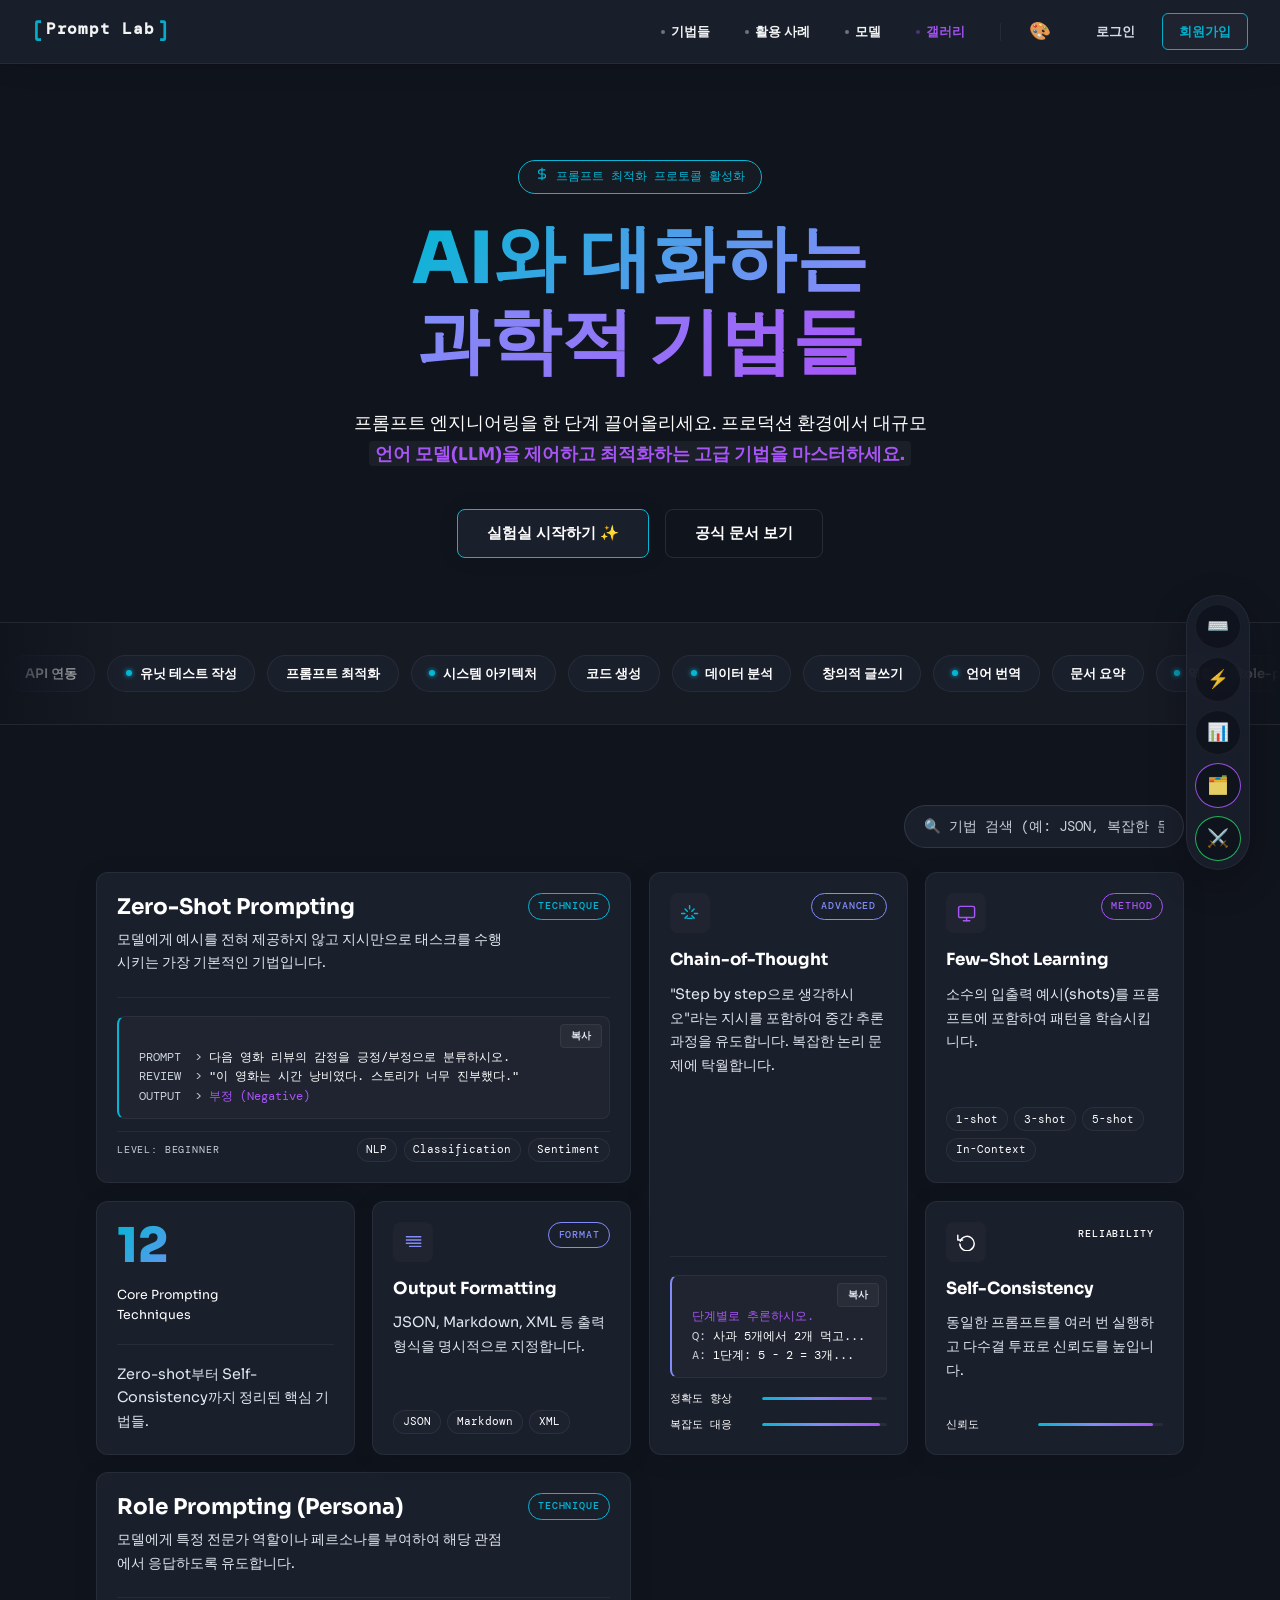
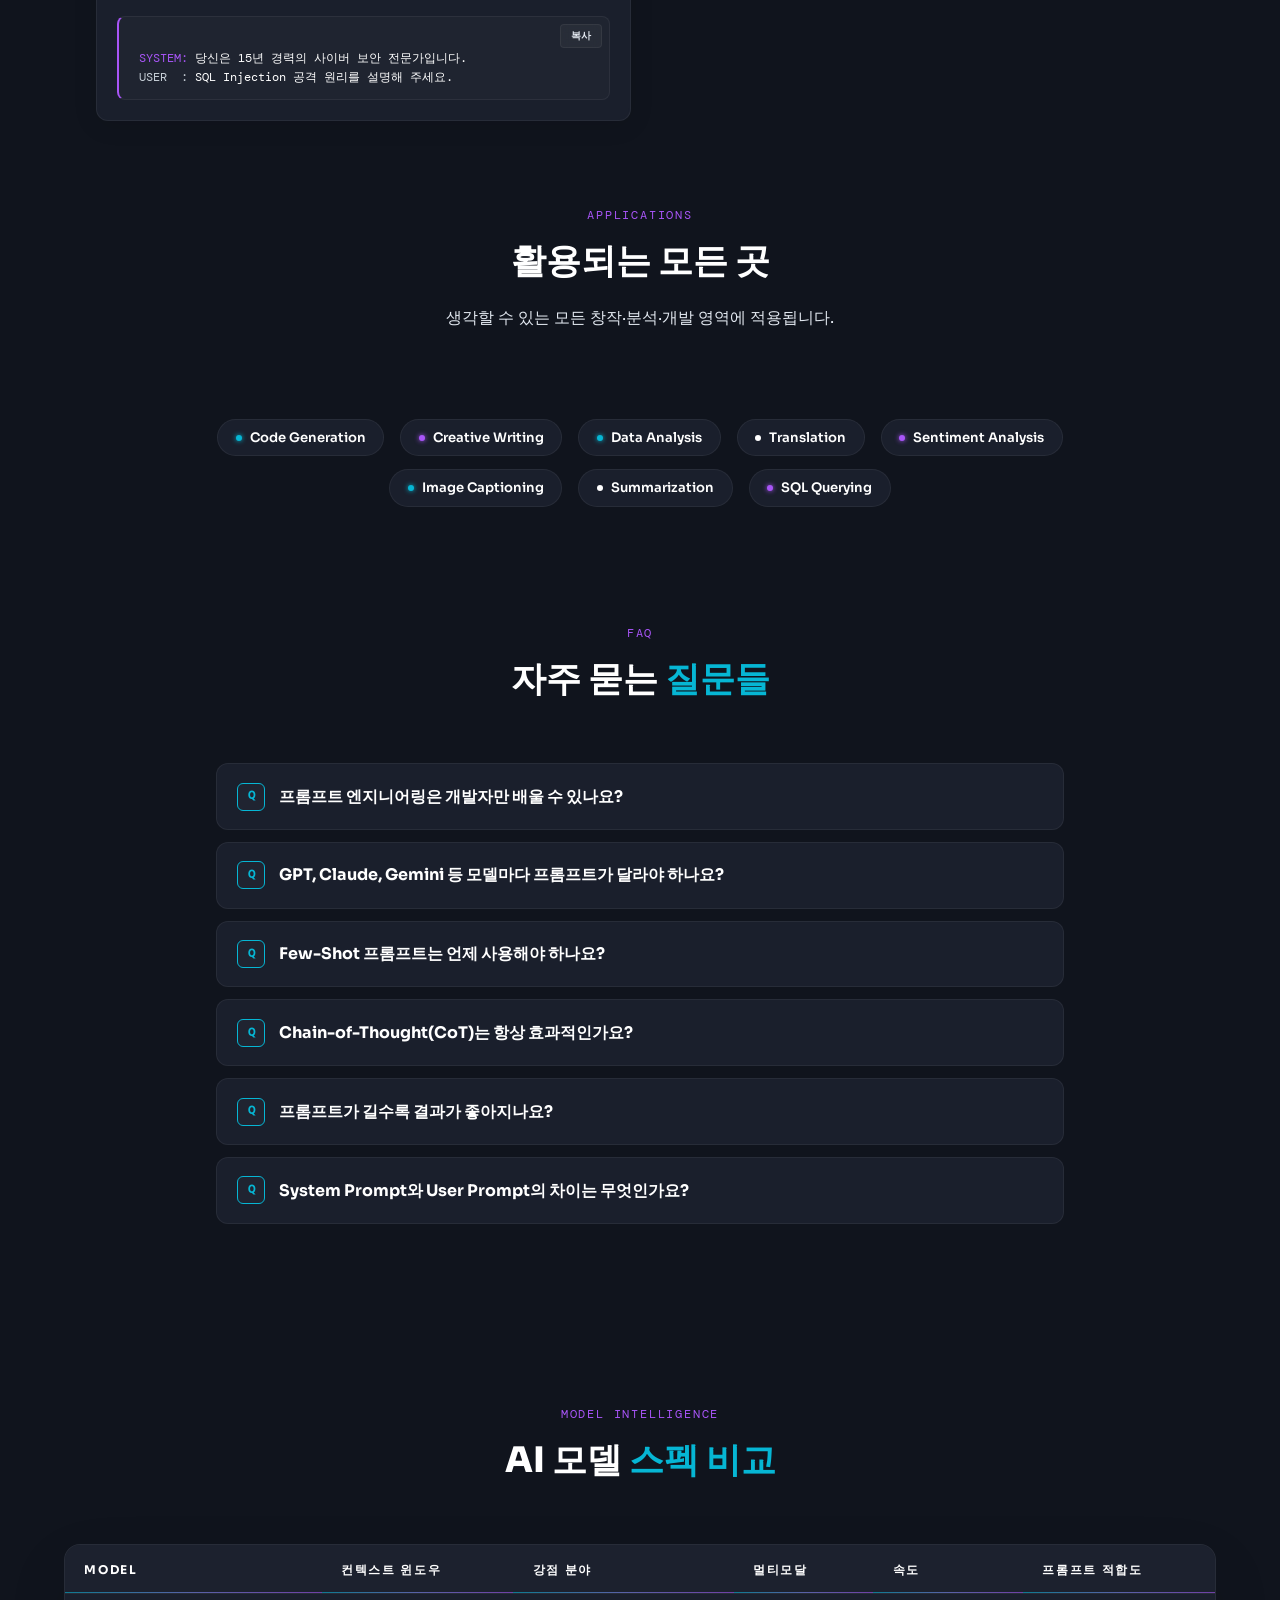
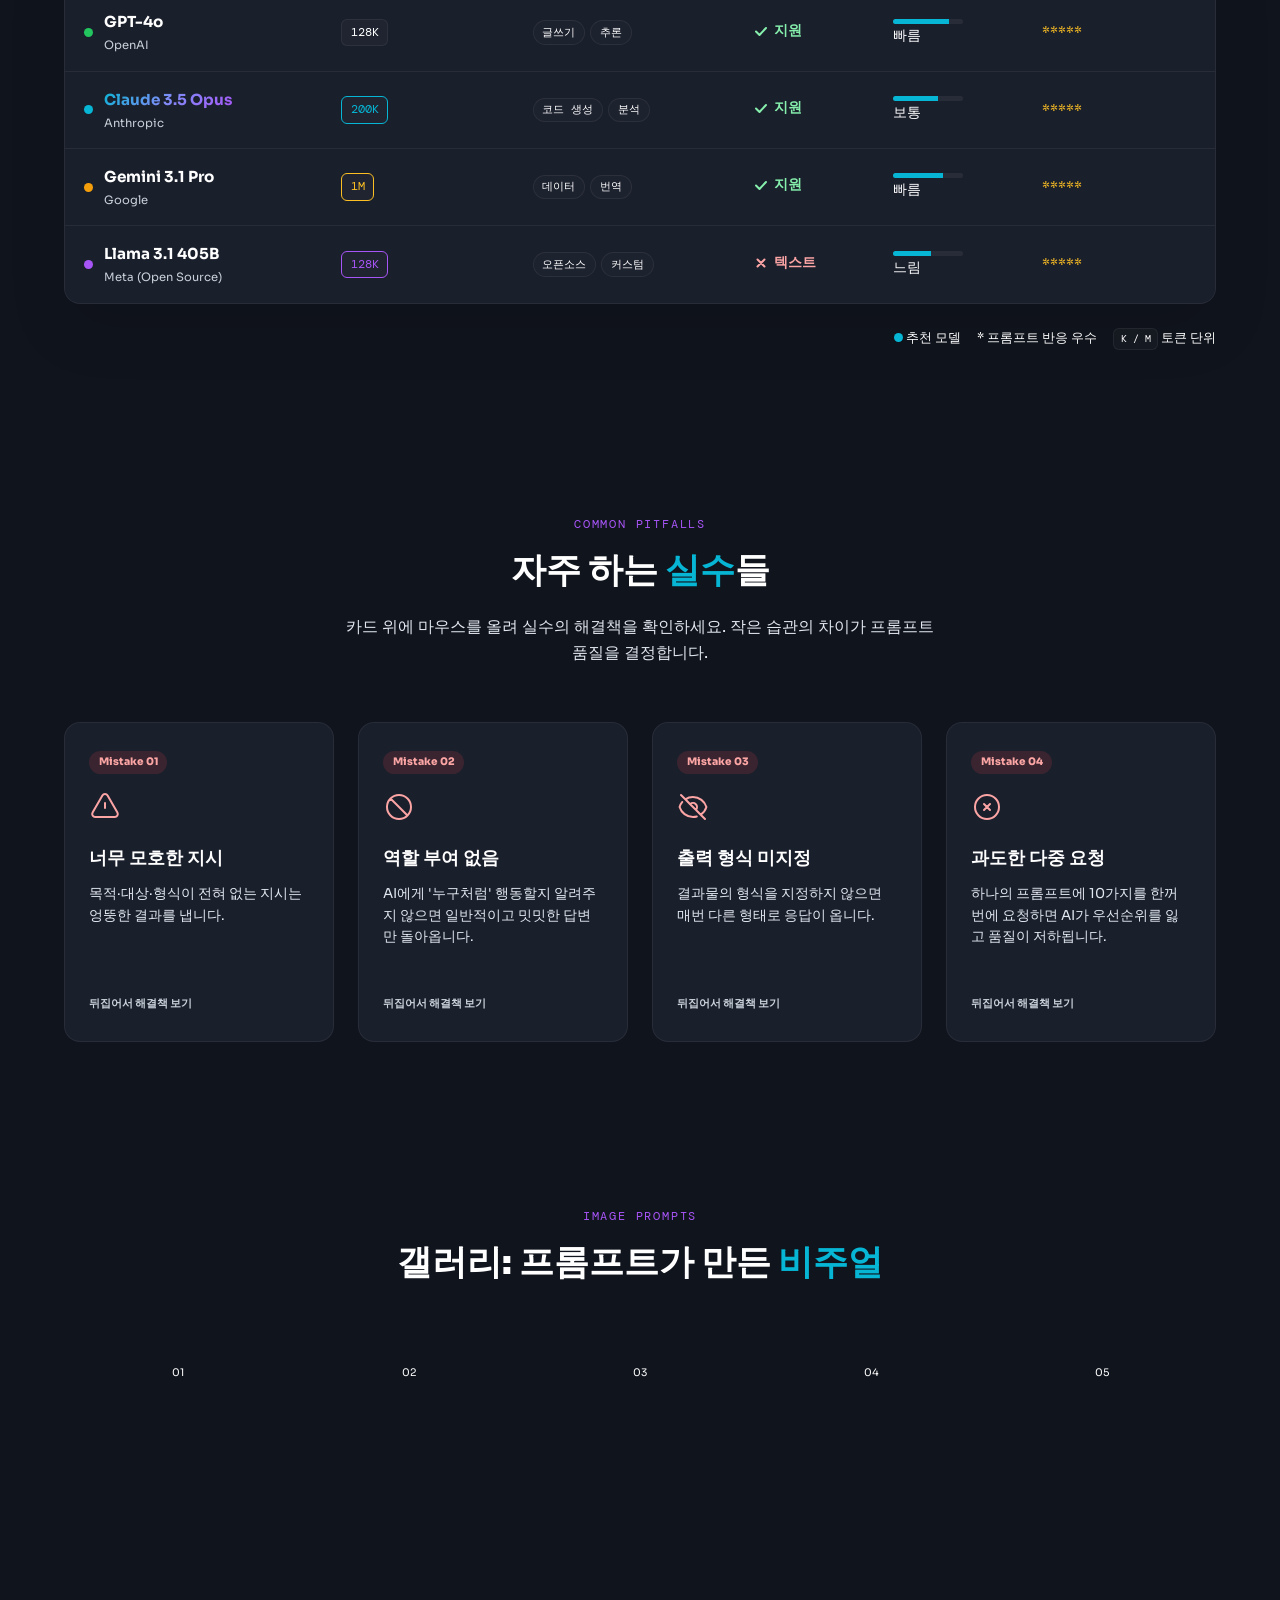
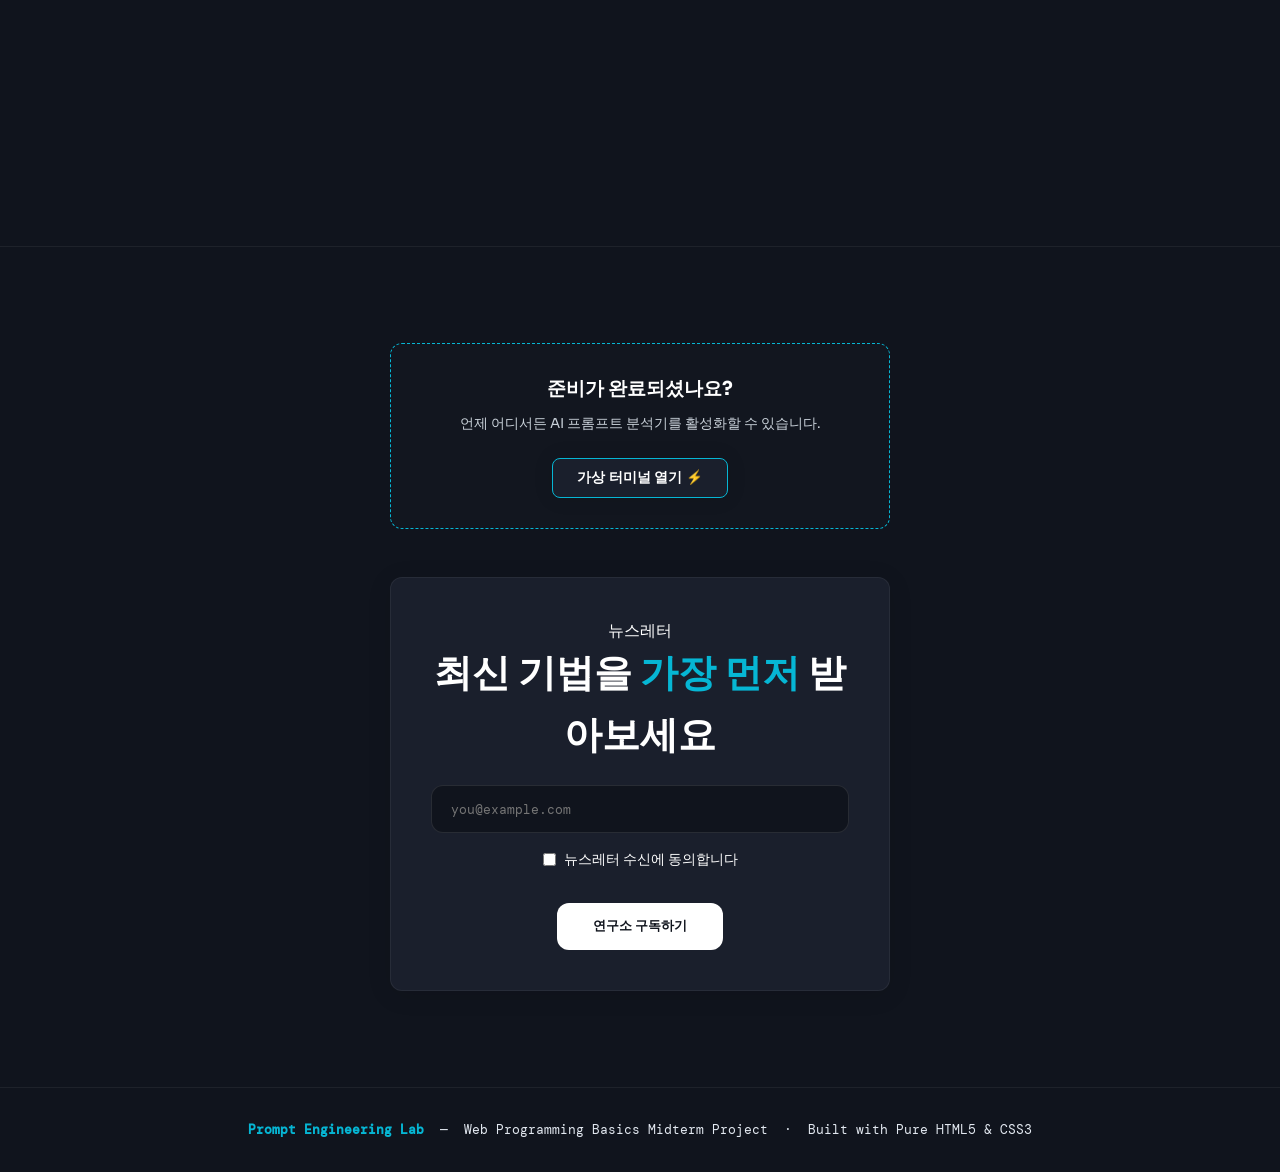
<file: index.html>
<!DOCTYPE html>
<html lang="ko">
<head>
  <meta charset="UTF-8" />
  <meta name="viewport" content="width=device-width, initial-scale=1.0" />
  <meta name="description" content="프롬프트 엔지니어링 핵심 기법을 탐구하는 실험실 페이지입니다." />
  <title>Prompt Engineering Lab</title>
  <link rel="preconnect" href="https://fonts.googleapis.com" />
  <link rel="preconnect" href="https://fonts.gstatic.com" crossorigin />
  <link href="https://fonts.googleapis.com/css2?family=DM+Mono:wght@400;500&family=Sora:wght@300;400;600;700;800&display=swap" rel="stylesheet" />
  <link rel="stylesheet" href="style.css" />
</head>

<body data-bg="dark" data-color="cyan">
  <header class="nav-header">
    <div class="nav-inner">
      <a href="#" class="nav-logo">
        <span class="nav-logo__bracket">[</span> Prompt Lab <span class="nav-logo__bracket">]</span>
      </a>
      <div class="nav-right">
        <ul class="nav-links">
          <li><a href="#section-anatomy" class="nav-link"><span class="nav-link__dot"></span>기법들</a></li>
          <li><a href="#section-gallery" class="nav-link"><span class="nav-link__dot"></span>활용 사례</a></li>
          <li><a href="#section-mistakes" class="nav-link"><span class="nav-link__dot"></span>모델</a></li>
          <li><a href="#section-image" class="nav-link nav-link--accent"><span class="nav-link__dot"></span>갤러리</a></li>
        </ul>
        <div class="nav-divider" aria-hidden="true"></div>
        <button id="theme-toggle-btn" class="nav-btn nav-btn--ghost" title="테마 색상 변경" style="font-size: 1.1rem; padding: 0.2rem 0.5rem;">🎨</button>
        <div class="nav-auth">
          <a href="#login" class="nav-btn nav-btn--ghost">로그인</a>
          <a href="#signup" class="nav-btn nav-btn--glow">회원가입</a>
        </div>
      </div>
    </div>
  </header>

  <main role="main">
    <section class="hero hero--centered" aria-labelledby="hero-heading">
      <div class="hero-badge">
        <svg width="14" height="14" viewBox="0 0 24 24" fill="none" stroke="currentColor" stroke-width="2" stroke-linecap="round" stroke-linejoin="round"><path d="M12 2v20M17 5H9.5a3.5 3.5 0 0 0 0 7h5a3.5 3.5 0 0 1 0 7H6"/></svg>
        프롬프트 최적화 프로토콜 활성화
      </div>
      <h1 class="hero-title" id="hero-heading">
        <span class="gradient-word">AI와 대화하는<br>과학적 기법들</span>
      </h1>
      <p class="hero-description">
        프롬프트 엔지니어링을 한 단계 끌어올리세요. 프로덕션 환경에서 대규모<br/>
        <span class="text-highlight">언어 모델(LLM)을 제어하고 최적화하는 고급 기법을 마스터하세요.</span>
      </p>
      <div class="hero-buttons">
        <button id="go-terminal-btn" class="btn-primary" onclick="window.location.href='terminal.html'">실험실 시작하기 ✨</button>
        <button class="btn-secondary" onclick="window.open('https://www.promptingguide.ai/kr', '_blank')">공식 문서 보기</button>
      </div>
    </section>

    <div class="hero-marquee-divider">
      <div class="marquee-wrapper" style="margin-bottom: 0;">
        <div class="marquee-track marquee-track--fwd">
          <ul class="marquee-list">
            <li class="marquee-pill marquee-pill--default">API 연동</li>
            <li class="marquee-pill marquee-pill--cyan"><span class="marquee-pill__dot"></span>유닛 테스트 작성</li>
            <li class="marquee-pill marquee-pill--default">프롬프트 최적화</li>
            <li class="marquee-pill marquee-pill--cyan"><span class="marquee-pill__dot"></span>시스템 아키텍처</li>
            <li class="marquee-pill marquee-pill--default">코드 생성</li>
            <li class="marquee-pill marquee-pill--cyan"><span class="marquee-pill__dot"></span>데이터 분석</li>
            <li class="marquee-pill marquee-pill--default">창의적 글쓰기</li>
            <li class="marquee-pill marquee-pill--cyan"><span class="marquee-pill__dot"></span>언어 번역</li>
            <li class="marquee-pill marquee-pill--default">문서 요약</li>
            <li class="marquee-pill marquee-pill--cyan"><span class="marquee-pill__dot"></span>역할극 (Role-playing)</li>
            <li class="marquee-pill marquee-pill--default">논리적 추론</li>
            <li class="marquee-pill marquee-pill--cyan"><span class="marquee-pill__dot"></span>수학 문제 해결</li>
          </ul>
          <ul class="marquee-list" aria-hidden="true">
            <li class="marquee-pill marquee-pill--default">API 연동</li>
            <li class="marquee-pill marquee-pill--cyan"><span class="marquee-pill__dot"></span>유닛 테스트 작성</li>
            <li class="marquee-pill marquee-pill--default">프롬프트 최적화</li>
            <li class="marquee-pill marquee-pill--cyan"><span class="marquee-pill__dot"></span>시스템 아키텍처</li>
            <li class="marquee-pill marquee-pill--default">코드 생성</li>
            <li class="marquee-pill marquee-pill--cyan"><span class="marquee-pill__dot"></span>데이터 분석</li>
            <li class="marquee-pill marquee-pill--default">창의적 글쓰기</li>
            <li class="marquee-pill marquee-pill--cyan"><span class="marquee-pill__dot"></span>언어 번역</li>
            <li class="marquee-pill marquee-pill--default">문서 요약</li>
            <li class="marquee-pill marquee-pill--cyan"><span class="marquee-pill__dot"></span>역할극 (Role-playing)</li>
            <li class="marquee-pill marquee-pill--default">논리적 추론</li>
            <li class="marquee-pill marquee-pill--cyan"><span class="marquee-pill__dot"></span>수학 문제 해결</li>
          </ul>
        </div>
      </div>
    </div>

    <div class="search-container">
      <input type="text" id="card-search" placeholder="🔍 기법 검색 (예: JSON, 복잡한 문제...)" autocomplete="off">
    </div>

    <section id="section-anatomy" class="bento-grid" aria-label="프롬프트 엔지니어링 기법 카드 목록">
      <article class="prompt-card card--wide">
        <div class="card-header">
          <div>
            <h2 class="card-title">Zero-Shot Prompting</h2>
            <p class="card-description" style="margin-top: 0.4rem;">모델에게 예시를 전혀 제공하지 않고 지시만으로 태스크를 수행시키는 가장 기본적인 기법입니다.</p>
          </div>
          <span class="badge badge--technique">Technique</span>
        </div>
        <div class="card-divider"></div>
        <code class="card-code">
<span class="token-prompt">PROMPT  &gt;</span> <span class="token-value">다음 영화 리뷰의 감정을 긍정/부정으로 분류하시오.</span>
<span class="token-prompt">REVIEW  &gt;</span> <span class="token-value">"이 영화는 시간 낭비였다. 스토리가 너무 진부했다."</span>
<span class="token-prompt">OUTPUT  &gt;</span> <span class="token-role">부정 (Negative)</span></code>
        <div class="card-footer">
          <span class="card-level">Level: Beginner</span>
          <div class="tag-group" style="margin-top: 0;">
            <span class="tag">NLP</span><span class="tag">Classification</span><span class="tag">Sentiment</span>
          </div>
        </div>
      </article>

      <article class="prompt-card card--tall">
        <div class="card-header">
          <div class="card-icon-box cyan">
            <svg viewBox="0 0 24 24"><path d="M9 18h6M12 2v4M6.34 6.34l2.83 2.83M2 12h4M17.66 6.34l-2.83 2.83M22 12h-4M6.34 17.66l2.83-2.83M17.66 17.66l-2.83-2.83"></path></svg>
          </div>
          <span class="badge badge--advanced">Advanced</span>
        </div>
        <h2 class="card-title">Chain-of-Thought</h2>
        <p class="card-description">"Step by step으로 생각하시오"라는 지시를 포함하여 중간 추론 과정을 유도합니다. 복잡한 논리 문제에 탁월합니다.</p>
        <div class="card-divider"></div>
        <code class="card-code" style="border-left-color: var(--neon-mid);">
<span class="token-role">단계별로 추론하시오.</span>
<span class="token-prompt">Q:</span> <span class="token-value">사과 5개에서 2개 먹고...</span>
<span class="token-prompt">A:</span> <span class="token-value">1단계: 5 - 2 = 3개...</span></code>
        <div class="progress-group">
          <div class="progress-item"><span class="progress-label">정확도 향상</span><div class="progress-bar-track"><div class="progress-bar-fill" data-width="88%"></div></div></div>
          <div class="progress-item"><span class="progress-label">복잡도 대응</span><div class="progress-bar-track"><div class="progress-bar-fill" data-width="95%"></div></div></div>
        </div>
      </article>

      <article class="prompt-card">
        <div class="card-header">
          <div class="card-icon-box purple">
            <svg viewBox="0 0 24 24"><rect x="2" y="3" width="20" height="14" rx="2" ry="2"></rect><line x1="8" y1="21" x2="16" y2="21"></line><line x1="12" y1="17" x2="12" y2="21"></line></svg>
          </div>
          <span class="badge badge--method">Method</span>
        </div>
        <h2 class="card-title">Few-Shot Learning</h2>
        <p class="card-description">소수의 입출력 예시(shots)를 프롬프트에 포함하여 패턴을 학습시킵니다.</p>
        <div class="tag-group">
          <span class="tag">1-shot</span><span class="tag">3-shot</span><span class="tag">5-shot</span><span class="tag">In-Context</span>
        </div>
      </article>

      <article class="prompt-card">
        <p class="stat-number">12</p>
        <p class="stat-label">Core Prompting<br />Techniques</p>
        <div class="card-divider"></div>
        <p class="card-description">Zero-shot부터 Self-Consistency까지 정리된 핵심 기법들.</p>
      </article>

      <article class="prompt-card card--wide">
        <div class="card-header">
          <div>
            <h2 class="card-title">Role Prompting (Persona)</h2>
            <p class="card-description" style="margin-top: 0.4rem;">모델에게 특정 전문가 역할이나 페르소나를 부여하여 해당 관점에서 응답하도록 유도합니다.</p>
          </div>
          <span class="badge badge--technique">Technique</span>
        </div>
        <div class="card-divider"></div>
        <code class="card-code" style="border-left-color: var(--neon-purple);">
<span class="token-role">SYSTEM:</span> <span class="token-value">당신은 15년 경력의 사이버 보안 전문가입니다.</span>
<span class="token-prompt">USER  :</span> <span class="token-value">SQL Injection 공격 원리를 설명해 주세요.</span></code>
      </article>

      <article class="prompt-card">
        <div class="card-header">
          <div class="card-icon-box mid">
            <svg viewBox="0 0 24 24"><line x1="21" y1="10" x2="3" y2="10"></line><line x1="21" y1="6"  x2="3" y2="6"></line><line x1="21" y1="14" x2="3" y2="14"></line><line x1="21" y1="18" x2="7" y2="18"></line></svg>
          </div>
          <span class="badge badge--advanced">Format</span>
        </div>
        <h2 class="card-title">Output Formatting</h2>
        <p class="card-description">JSON, Markdown, XML 등 출력 형식을 명시적으로 지정합니다.</p>
        <div class="tag-group">
          <span class="tag">JSON</span><span class="tag">Markdown</span><span class="tag">XML</span>
        </div>
      </article>

      <article class="prompt-card">
        <div class="card-header">
          <div class="card-icon-box neutral">
            <svg viewBox="0 0 24 24"><polyline points="1 4 1 10 7 10"></polyline><path d="M3.51 15a9 9 0 1 0 .49-3.51"></path></svg>
          </div>
          <span class="badge badge--neutral">Reliability</span>
        </div>
        <h2 class="card-title">Self-Consistency</h2>
        <p class="card-description">동일한 프롬프트를 여러 번 실행하고 다수결 투표로 신뢰도를 높입니다.</p>
        <div class="progress-group">
          <div class="progress-item"><span class="progress-label">신뢰도</span><div class="progress-bar-track"><div class="progress-bar-fill" data-width="92%"></div></div></div>
        </div>
      </article>
    </section>
  </main>

  <section class="marquee-section">
    <div class="section-header">
      <p class="section-eyebrow">Applications</p>
      <h2 class="section-title">활용되는 모든 곳</h2>
      <p class="section-desc">생각할 수 있는 모든 창작·분석·개발 영역에 적용됩니다.</p>
    </div>
    <div class="static-tags-wrapper">
      <ul class="static-tags-list">
        <li class="marquee-pill marquee-pill--cyan"><span class="marquee-pill__dot"></span>Code Generation</li>
        <li class="marquee-pill marquee-pill--purple"><span class="marquee-pill__dot"></span>Creative Writing</li>
        <li class="marquee-pill marquee-pill--cyan"><span class="marquee-pill__dot"></span>Data Analysis</li>
        <li class="marquee-pill marquee-pill--default"><span class="marquee-pill__dot"></span>Translation</li>
        <li class="marquee-pill marquee-pill--purple"><span class="marquee-pill__dot"></span>Sentiment Analysis</li>
        <li class="marquee-pill marquee-pill--cyan"><span class="marquee-pill__dot"></span>Image Captioning</li>
        <li class="marquee-pill marquee-pill--default"><span class="marquee-pill__dot"></span>Summarization</li>
        <li class="marquee-pill marquee-pill--purple"><span class="marquee-pill__dot"></span>SQL Querying</li>
      </ul>
    </div>
  </section>

  <section class="faq-section">
    <div class="section-header">
      <p class="section-eyebrow">FAQ</p>
      <h2 class="section-title">자주 묻는 <span class="section-title--accent">질문들</span></h2>
    </div>
    <div class="faq-list">
      <details class="faq-item"><summary class="faq-summary"><span class="faq-q-label">Q</span><span class="faq-question">프롬프트 엔지니어링은 개발자만 배울 수 있나요?</span><span class="faq-icon"></span></summary><div class="faq-answer"><p>코딩 지식이 없어도 배울 수 있는 커뮤니케이션 기술에 가깝습니다.</p></div></details>
      <details class="faq-item"><summary class="faq-summary"><span class="faq-q-label">Q</span><span class="faq-question">GPT, Claude, Gemini 등 모델마다 프롬프트가 달라야 하나요?</span><span class="faq-icon"></span></summary><div class="faq-answer"><p>핵심 원칙은 동일하지만 모델별 특성에 따라 미세 조정이 필요합니다.</p></div></details>
      <details class="faq-item"><summary class="faq-summary"><span class="faq-q-label">Q</span><span class="faq-question">Few-Shot 프롬프트는 언제 사용해야 하나요?</span><span class="faq-icon"></span></summary><div class="faq-answer"><p>정형화된 데이터나 특정 톤앤매너를 추출해야 할 때 예시를 제공하면 좋습니다.</p></div></details>
      <details class="faq-item"><summary class="faq-summary"><span class="faq-q-label">Q</span><span class="faq-question">Chain-of-Thought(CoT)는 항상 효과적인가요?</span><span class="faq-icon"></span></summary><div class="faq-answer"><p>추론이 필요한 복잡한 문제에서만 효과적이며, 단순 작업에는 토큰 낭비입니다.</p></div></details>
      <details class="faq-item"><summary class="faq-summary"><span class="faq-q-label">Q</span><span class="faq-question">프롬프트가 길수록 결과가 좋아지나요?</span><span class="faq-icon"></span></summary><div class="faq-answer"><p>길이보다 명확성과 밀도가 중요합니다. 불필요한 수식어는 혼란을 줍니다.</p></div></details>
      <details class="faq-item"><summary class="faq-summary"><span class="faq-q-label">Q</span><span class="faq-question">System Prompt와 User Prompt의 차이는 무엇인가요?</span><span class="faq-icon"></span></summary><div class="faq-answer"><p>System은 전체 행동 방식과 역할을 정의하고, User는 개별 대화에서의 구체적 요청입니다.</p></div></details>
    </div>
  </section>

  <section id="section-gallery" class="table-section">
    <div class="table-section__inner">
      <div class="section-header">
        <p class="section-eyebrow">Model Intelligence</p>
        <h2 class="section-title">AI 모델 <span class="section-title--accent">스펙 비교</span></h2>
      </div>
      <div class="table-wrapper">
        <table class="model-table">
          <thead>
            <tr>
              <th scope="col" class="model-table__th model-table__th--model">Model</th>
              <th scope="col" class="model-table__th">컨텍스트 윈도우</th>
              <th scope="col" class="model-table__th">강점 분야</th>
              <th scope="col" class="model-table__th">멀티모달</th>
              <th scope="col" class="model-table__th">속도</th>
              <th scope="col" class="model-table__th">프롬프트 적합도</th>
            </tr>
          </thead>
          <tbody>
            <tr class="model-table__row">
              <td class="model-table__td model-table__td--model"><div class="model-name-wrap"><span class="model-dot model-dot--green"></span><div><strong class="model-name">GPT-4o</strong><span class="model-maker">OpenAI</span></div></div></td>
              <td class="model-table__td"><span class="ctx-badge">128K</span></td>
              <td class="model-table__td"><div class="tag-list"><span class="tag tag--blue">글쓰기</span><span class="tag tag--purple">추론</span></div></td>
              <td class="model-table__td"><span class="check-icon check-icon--yes"><svg width="16" height="16" viewBox="0 0 16 16" fill="none"><path d="M3 8.5L6.5 12L13 5" stroke="currentColor" stroke-width="2" stroke-linecap="round" stroke-linejoin="round"/></svg> 지원</span></td>
              <td class="model-table__td"><div class="speed-bar-wrap"><div class="speed-bar"><div class="speed-bar__fill" data-width="80%"></div></div><span class="speed-label">빠름</span></div></td>
              <td class="model-table__td"><div class="star-row"><span class="star star--on">*</span><span class="star star--on">*</span><span class="star star--on">*</span><span class="star star--on">*</span><span class="star star--half">*</span></div></td>
            </tr>
            <tr class="model-table__row">
              <td class="model-table__td model-table__td--model"><div class="model-name-wrap"><span class="model-dot model-dot--cyan"></span><div><strong class="model-name model-name--highlight">Claude 3.5 Opus</strong><span class="model-maker">Anthropic</span></div></div></td>
              <td class="model-table__td"><span class="ctx-badge ctx-badge--cyan">200K</span></td>
              <td class="model-table__td"><div class="tag-list"><span class="tag tag--cyan">코드 생성</span><span class="tag tag--purple">분석</span></div></td>
              <td class="model-table__td"><span class="check-icon check-icon--yes"><svg width="16" height="16" viewBox="0 0 16 16" fill="none"><path d="M3 8.5L6.5 12L13 5" stroke="currentColor" stroke-width="2" stroke-linecap="round" stroke-linejoin="round"/></svg> 지원</span></td>
              <td class="model-table__td"><div class="speed-bar-wrap"><div class="speed-bar"><div class="speed-bar__fill" data-width="65%"></div></div><span class="speed-label">보통</span></div></td>
              <td class="model-table__td"><div class="star-row"><span class="star star--on">*</span><span class="star star--on">*</span><span class="star star--on">*</span><span class="star star--on">*</span><span class="star star--on">*</span></div></td>
            </tr>
            <tr class="model-table__row">
              <td class="model-table__td model-table__td--model"><div class="model-name-wrap"><span class="model-dot model-dot--yellow"></span><div><strong class="model-name">Gemini 3.1 Pro</strong><span class="model-maker">Google</span></div></div></td>
              <td class="model-table__td"><span class="ctx-badge ctx-badge--yellow">1M</span></td>
              <td class="model-table__td"><div class="tag-list"><span class="tag tag--yellow">데이터</span><span class="tag tag--blue">번역</span></div></td>
              <td class="model-table__td"><span class="check-icon check-icon--yes"><svg width="16" height="16" viewBox="0 0 16 16" fill="none"><path d="M3 8.5L6.5 12L13 5" stroke="currentColor" stroke-width="2" stroke-linecap="round" stroke-linejoin="round"/></svg> 지원</span></td>
              <td class="model-table__td"><div class="speed-bar-wrap"><div class="speed-bar"><div class="speed-bar__fill" data-width="72%"></div></div><span class="speed-label">빠름</span></div></td>
              <td class="model-table__td"><div class="star-row"><span class="star star--on">*</span><span class="star star--on">*</span><span class="star star--on">*</span><span class="star star--on">*</span><span class="star star--off">*</span></div></td>
            </tr>
            <tr class="model-table__row">
              <td class="model-table__td model-table__td--model"><div class="model-name-wrap"><span class="model-dot model-dot--purple"></span><div><strong class="model-name">Llama 3.1 405B</strong><span class="model-maker">Meta (Open Source)</span></div></div></td>
              <td class="model-table__td"><span class="ctx-badge ctx-badge--purple">128K</span></td>
              <td class="model-table__td"><div class="tag-list"><span class="tag tag--green">오픈소스</span><span class="tag tag--blue">커스텀</span></div></td>
              <td class="model-table__td"><span class="check-icon check-icon--no"><svg width="16" height="16" viewBox="0 0 16 16" fill="none"><path d="M4.5 4.5L11.5 11.5M11.5 4.5L4.5 11.5" stroke="currentColor" stroke-width="2" stroke-linecap="round"/></svg> 텍스트</span></td>
              <td class="model-table__td"><div class="speed-bar-wrap"><div class="speed-bar"><div class="speed-bar__fill speed-bar__fill--purple" data-width="55%"></div></div><span class="speed-label">느림</span></div></td>
              <td class="model-table__td"><div class="star-row"><span class="star star--on">*</span><span class="star star--on">*</span><span class="star star--on">*</span><span class="star star--half">*</span><span class="star star--off">*</span></div></td>
            </tr>
          </tbody>
        </table>
      </div>
      <div class="table-legend">
        <span class="legend-item"><span class="model-dot model-dot--cyan" style="display:inline-block"></span> 추천 모델</span>
        <span class="legend-item"><span class="star star--on" style="font-size:0.8rem">*</span> 프롬프트 반응 우수</span>
        <span class="legend-item"><span class="ctx-badge" style="font-size:0.65rem; padding:0.1rem 0.4rem">K / M</span> 토큰 단위</span>
      </div>
    </div>
  </section>

  <section id="section-mistakes" class="flip-section">
    <div class="flip-section__inner">
      <div class="section-header">
        <p class="section-eyebrow">Common Pitfalls</p>
        <h2 class="section-title">자주 하는 <span class="section-title--accent">실수</span>들</h2>
        <p class="section-desc">카드 위에 마우스를 올려 실수의 해결책을 확인하세요. 작은 습관의 차이가 프롬프트 품질을 결정합니다.</p>
      </div>
      <div class="flip-grid">
        <div class="flip-card">
          <div class="flip-card__inner">
            <div class="flip-card__face flip-card__face--front">
              <div class="flip-card__mistake-badge">Mistake 01</div>
              <div class="flip-card__front-icon"><svg width="32" height="32" fill="none" viewBox="0 0 24 24" stroke="currentColor" stroke-width="1.5"><path stroke-linecap="round" stroke-linejoin="round" d="M12 9v3.75m-9.303 3.376c-.866 1.5.217 3.374 1.948 3.374h14.71c1.73 0 2.813-1.874 1.948-3.374L13.949 3.378c-.866-1.5-3.032-1.5-3.898 0L2.697 16.126z"/></svg></div>
              <h3 class="flip-card__front-title">너무 모호한 지시</h3>
              <p class="flip-card__front-desc">목적·대상·형식이 전혀 없는 지시는 엉뚱한 결과를 냅니다.</p>
              <div class="flip-card__hint">뒤집어서 해결책 보기</div>
            </div>
            <div class="flip-card__face flip-card__face--back">
              <div class="flip-card__solution-badge">Solution</div>
              <div class="flip-card__back-icon"><svg width="28" height="28" fill="none" viewBox="0 0 24 24" stroke="currentColor" stroke-width="1.5"><path stroke-linecap="round" stroke-linejoin="round" d="M9 12.75L11.25 15 15 9.75M21 12a9 9 0 11-18 0 9 9 0 0118 0z"/></svg></div>
              <h3 class="flip-card__back-title">Context + Task 명시</h3>
              <p class="flip-card__back-desc">"마케터를 위한 SNS 캡션을 인스타그램 스타일로, 150자 이내로 3가지 버전으로 작성해 줘."</p>
              <code class="flip-card__code">Role + Goal + Format + Limit</code>
            </div>
          </div>
        </div>
        <div class="flip-card">
          <div class="flip-card__inner">
            <div class="flip-card__face flip-card__face--front">
              <div class="flip-card__mistake-badge">Mistake 02</div>
              <div class="flip-card__front-icon"><svg width="32" height="32" fill="none" viewBox="0 0 24 24" stroke="currentColor" stroke-width="1.5"><path stroke-linecap="round" stroke-linejoin="round" d="M18.364 18.364A9 9 0 005.636 5.636m12.728 12.728A9 9 0 015.636 5.636m12.728 12.728L5.636 5.636"/></svg></div>
              <h3 class="flip-card__front-title">역할 부여 없음</h3>
              <p class="flip-card__front-desc">AI에게 '누구처럼' 행동할지 알려주지 않으면 일반적이고 밋밋한 답변만 돌아옵니다.</p>
              <div class="flip-card__hint">뒤집어서 해결책 보기</div>
            </div>
            <div class="flip-card__face flip-card__face--back">
              <div class="flip-card__solution-badge">Solution</div>
              <div class="flip-card__back-icon"><svg width="28" height="28" fill="none" viewBox="0 0 24 24" stroke="currentColor" stroke-width="1.5"><path stroke-linecap="round" stroke-linejoin="round" d="M15.75 6a3.75 3.75 0 11-7.5 0 3.75 3.75 0 017.5 0zM4.501 20.118a7.5 7.5 0 0114.998 0A17.933 17.933 0 0112 21.75c-2.676 0-5.216-.584-7.499-1.632z"/></svg></div>
              <h3 class="flip-card__back-title">Persona 설정</h3>
              <p class="flip-card__back-desc">"당신은 10년 경력의 UX 라이터입니다. 전환율 최적화 관점에서 랜딩 페이지 카피를 작성해 주세요."</p>
              <code class="flip-card__code">Act as [Expert]</code>
            </div>
          </div>
        </div>
        <div class="flip-card">
          <div class="flip-card__inner">
            <div class="flip-card__face flip-card__face--front">
              <div class="flip-card__mistake-badge">Mistake 03</div>
              <div class="flip-card__front-icon"><svg width="32" height="32" fill="none" viewBox="0 0 24 24" stroke="currentColor" stroke-width="1.5"><path stroke-linecap="round" stroke-linejoin="round" d="M3.98 8.223A10.477 10.477 0 001.934 12C3.226 16.338 7.244 19.5 12 19.5c.993 0 1.953-.138 2.863-.395M6.228 6.228A10.45 10.45 0 0112 4.5c4.756 0 8.773 3.162 10.065 7.498a10.523 10.523 0 01-4.293 5.774M6.228 6.228L3 3m3.228 3.228l3.65 3.65m7.894 7.894L21 21m-3.228-3.228l-3.65-3.65m0 0a3 3 0 10-4.243-4.243m4.242 4.242L9.88 9.88"/></svg></div>
              <h3 class="flip-card__front-title">출력 형식 미지정</h3>
              <p class="flip-card__front-desc">결과물의 형식을 지정하지 않으면 매번 다른 형태로 응답이 옵니다.</p>
              <div class="flip-card__hint">뒤집어서 해결책 보기</div>
            </div>
            <div class="flip-card__face flip-card__face--back">
              <div class="flip-card__solution-badge">Solution</div>
              <div class="flip-card__back-icon"><svg width="28" height="28" fill="none" viewBox="0 0 24 24" stroke="currentColor" stroke-width="1.5"><path stroke-linecap="round" stroke-linejoin="round" d="M17.25 6.75L22.5 12l-5.25 5.25m-10.5 0L1.5 12l5.25-5.25m7.5-3l-4.5 16.5"/></svg></div>
              <h3 class="flip-card__back-title">Format 명시</h3>
              <p class="flip-card__back-desc">"결과는 JSON 형식으로, title / summary / tags 3개의 키만 포함해 주세요."</p>
              <code class="flip-card__code">Output: JSON / Markdown / Table</code>
            </div>
          </div>
        </div>
        <div class="flip-card">
          <div class="flip-card__inner">
            <div class="flip-card__face flip-card__face--front">
              <div class="flip-card__mistake-badge">Mistake 04</div>
              <div class="flip-card__front-icon"><svg width="32" height="32" fill="none" viewBox="0 0 24 24" stroke="currentColor" stroke-width="1.5"><path stroke-linecap="round" stroke-linejoin="round" d="M9.75 9.75l4.5 4.5m0-4.5l-4.5 4.5M21 12a9 9 0 11-18 0 9 9 0 0118 0z"/></svg></div>
              <h3 class="flip-card__front-title">과도한 다중 요청</h3>
              <p class="flip-card__front-desc">하나의 프롬프트에 10가지를 한꺼번에 요청하면 AI가 우선순위를 잃고 품질이 저하됩니다.</p>
              <div class="flip-card__hint">뒤집어서 해결책 보기</div>
            </div>
            <div class="flip-card__face flip-card__face--back">
              <div class="flip-card__solution-badge">Solution</div>
              <div class="flip-card__back-icon"><svg width="28" height="28" fill="none" viewBox="0 0 24 24" stroke="currentColor" stroke-width="1.5"><path stroke-linecap="round" stroke-linejoin="round" d="M3.75 12h16.5m-16.5 3.75h16.5M3.75 19.5h16.5M5.625 4.5h12.75a1.875 1.875 0 010 3.75H5.625a1.875 1.875 0 010-3.75z"/></svg></div>
              <h3 class="flip-card__back-title">단계별 분리</h3>
              <p class="flip-card__back-desc">작업을 3~4단계로 쪼개어 순서대로 요청하는 Chain-of-Thought 전략을 사용하세요.</p>
              <code class="flip-card__code">Step 1 → Step 2 → Step 3</code>
            </div>
          </div>
        </div>
      </div>
    </div>
  </section>

  <section id="section-image" class="s8-gallery-section">
    <div class="s8-header">
      <span class="section-eyebrow">IMAGE PROMPTS</span>
      <h2 class="section-title">갤러리: 프롬프트가 만든 <span class="section-title--accent">비주얼</span></h2>
    </div>
    <div class="s8-accordion">
      <div class="s8-panel">
        <div class="s8-panel__bg" style="background-image: url('https://picsum.photos/800/1200?random=1');"></div>
        <div class="s8-panel__overlay"></div>
        <span class="s8-panel__index">01</span>
        <div class="s8-panel__content">
          <span class="s8-panel__tag">Cinematic</span>
          <p class="s8-panel__title">Neon City Dusk</p>
          <div class="s8-panel__prompt-wrap"><p class="s8-panel__prompt-label">PROMPT</p><p class="s8-panel__prompt-text">cinematic shot, neon-lit cyberpunk city at dusk, ultra-detailed</p></div>
        </div>
      </div>
      <div class="s8-panel">
        <div class="s8-panel__bg" style="background-image: url('https://picsum.photos/800/1200?random=2');"></div>
        <div class="s8-panel__overlay"></div>
        <span class="s8-panel__index">02</span>
        <div class="s8-panel__content">
          <span class="s8-panel__tag">Portrait</span>
          <p class="s8-panel__title">AI Genesis</p>
          <div class="s8-panel__prompt-wrap"><p class="s8-panel__prompt-label">PROMPT</p><p class="s8-panel__prompt-text">hyper-realistic portrait of an android, glowing circuit patterns</p></div>
        </div>
      </div>
      <div class="s8-panel">
        <div class="s8-panel__bg" style="background-image: url('https://picsum.photos/800/1200?random=3');"></div>
        <div class="s8-panel__overlay"></div>
        <span class="s8-panel__index">03</span>
        <div class="s8-panel__content">
          <span class="s8-panel__tag">Landscape</span>
          <p class="s8-panel__title">Digital Horizon</p>
          <div class="s8-panel__prompt-wrap"><p class="s8-panel__prompt-label">PROMPT</p><p class="s8-panel__prompt-text">vast alien landscape, towering crystalline mountains, matte painting</p></div>
        </div>
      </div>
      <div class="s8-panel">
        <div class="s8-panel__bg" style="background-image: url('https://picsum.photos/800/1200?random=4');"></div>
        <div class="s8-panel__overlay"></div>
        <span class="s8-panel__index">04</span>
        <div class="s8-panel__content">
          <span class="s8-panel__tag">Abstract</span>
          <p class="s8-panel__title">Neural Dreams</p>
          <div class="s8-panel__prompt-wrap"><p class="s8-panel__prompt-label">PROMPT</p><p class="s8-panel__prompt-text">abstract neural network visualization, flowing data streams</p></div>
        </div>
      </div>
      <div class="s8-panel">
        <div class="s8-panel__bg" style="background-image: url('https://picsum.photos/800/1200?random=5');"></div>
        <div class="s8-panel__overlay"></div>
        <span class="s8-panel__index">05</span>
        <div class="s8-panel__content">
          <span class="s8-panel__tag">Concept Art</span>
          <p class="s8-panel__title">Quantum Core</p>
          <div class="s8-panel__prompt-wrap"><p class="s8-panel__prompt-label">PROMPT</p><p class="s8-panel__prompt-text">quantum computing core, glowing energetic spheres, sci-fi concept art</p></div>
        </div>
      </div>
    </div>
  </section>

  <section class="join-section">
    <div class="join-section__inner" style="display: flex; flex-direction: column; gap: 3rem; align-items: center;">
      <div class="trigger-banner">
        <h3 style="font-size: 1.2rem; margin-bottom: 0.5rem; color: var(--text-primary);">준비가 완료되셨나요?</h3>
        <p style="font-size: 0.85rem; color: var(--text-muted); margin-bottom: 1.5rem;">언제 어디서든 AI 프롬프트 분석기를 활성화할 수 있습니다.</p>
        <button class="btn-primary" style="padding: 0.6rem 1.5rem; font-size: 0.85rem; margin: 0 auto;" onclick="window.location.href='terminal.html'">가상 터미널 열기 ⚡</button>
      </div>

      <div class="join-form-panel" style="max-width: 500px; width: 100%; text-align: center;">
        <div class="join-form-eyebrow"><span class="join-form-eyebrow__dot"></span> 뉴스레터</div>
        <h2 class="join-form-title">최신 기법을 <span class="join-form-title--accent">가장 먼저</span> 받아보세요</h2>
        <form id="lab-subscribe-form" class="subscribe-form" action="#" method="post">
          <div class="subscribe-form__field-wrap">
            <input type="email" id="subscribe-email" class="subscribe-form__input" placeholder="you@example.com" required />
          </div>
          <div class="subscribe-form__checkbox-wrap" style="justify-content: center;">
            <input type="checkbox" id="subscribe-agree" class="subscribe-form__checkbox" required />
            <label for="subscribe-agree" class="subscribe-form__checkbox-label">뉴스레터 수신에 동의합니다</label>
          </div>
          <button type="submit" class="subscribe-form__btn" style="margin: 0 auto;">연구소 구독하기</button>
        </form>
      </div>
    </div>
  </section>

  <div id="floating-toolkit">
    <a href="terminal.html" class="toolkit-btn" title="AI 가상 터미널 열기">⌨️</a>
    <a href="builder.html" class="toolkit-btn" title="AI 프롬프트 빌더 열기">⚡</a>
    <a href="token.html" class="toolkit-btn" title="실시간 토큰 계산기 열기">📊</a>
    <a href="vault.html" class="toolkit-btn" title="프롬프트 보관함 열기" style="border-color: var(--neon-purple);">🗂️</a>
    <a href="duel.html" class="toolkit-btn" title="AI 모델 듀얼 시뮬레이터 열기" style="border-color: #22c55e;">⚔️</a>
  </div>

  <div id="theme-modal" class="modal-overlay">
    <div class="auth-content" style="width: 400px;">
      <span class="close-theme-btn close-auth-btn">&times;</span>
      <h2 style="font-size: 1.3rem; margin-bottom: 1.5rem; color: var(--neon-cyan); font-weight: 800;">🎨 테마 설정 (Theme)</h2>
      <div style="display: flex; flex-direction: column; gap: 20px; text-align: left;">
        <div>
          <label style="font-size: 0.8rem; font-weight: bold; color: var(--text-muted); margin-bottom: 8px; display: block;">1. 배경 모드 (Background)</label>
          <div style="display: flex; gap: 10px;">
            <button class="theme-select-btn active" data-bg="dark">🌙 다크 네온</button>
            <button class="theme-select-btn" data-bg="light">☀️ 라이트 클린</button>
          </div>
        </div>
        <div>
          <label style="font-size: 0.8rem; font-weight: bold; color: var(--text-muted); margin-bottom: 8px; display: block;">2. 포인트 컬러 (Accent Color)</label>
          <div style="display: flex; gap: 10px;">
            <button class="color-select-btn active" data-color="cyan" style="border-bottom: 3px solid #06b6d4;">시안</button>
            <button class="color-select-btn" data-color="green" style="border-bottom: 3px solid #10b981;">에메랄드</button>
            <button class="color-select-btn" data-color="magenta" style="border-bottom: 3px solid #f43f5e;">마젠타</button>
          </div>
        </div>
        <button id="apply-theme-btn" class="auth-submit-btn" style="background: var(--gradient-neon); margin-top: 10px;">설정 저장 및 닫기</button>
      </div>
    </div>
  </div>

  <div id="auth-modal" class="modal-overlay">
    <div class="auth-content">
      <span class="close-auth-btn">&times;</span>
      <div class="auth-header">
        <button class="auth-tab active" data-target="login-form">로그인</button>
        <button class="auth-tab" data-target="signup-form">회원가입</button>
      </div>
      <form id="login-form" class="auth-form active">
        <input type="email" class="auth-input" placeholder="이메일 주소" required>
        <input type="password" class="auth-input" placeholder="비밀번호" required>
        <button type="submit" class="auth-submit-btn">시스템 접속</button>
      </form>
      <form id="signup-form" class="auth-form">
        <input type="text" class="auth-input" placeholder="닉네임 (예: 수석연구원)" required>
        <input type="email" class="auth-input" placeholder="이메일 주소" required>
        <input type="password" class="auth-input" placeholder="비밀번호" required>
        <button type="submit" class="auth-submit-btn">연구원 등록</button>
      </form>
    </div>
  </div>

  <div id="tech-modal" class="modal-overlay">
    <div class="modal-content">
      <span class="close-btn">&times;</span>
      <h2 id="modal-title" class="neon-text-cyan">기술 이름</h2>
      <p id="modal-desc">여기에 상세한 설명이 나타납니다.</p>
      <button class="modal-action-btn">실험해보기</button>
    </div>
  </div>

  <footer class="site-footer" role="contentinfo">
    <p><strong>Prompt Engineering Lab</strong> &nbsp;&mdash;&nbsp; Web Programming Basics Midterm Project &nbsp;&middot;&nbsp; Built with Pure HTML5 &amp; CSS3</p>
  </footer>

  <script src="https://code.jquery.com/jquery-3.7.1.min.js"></script>
  <script src="script.js"></script>
</body>
</html>
</file>
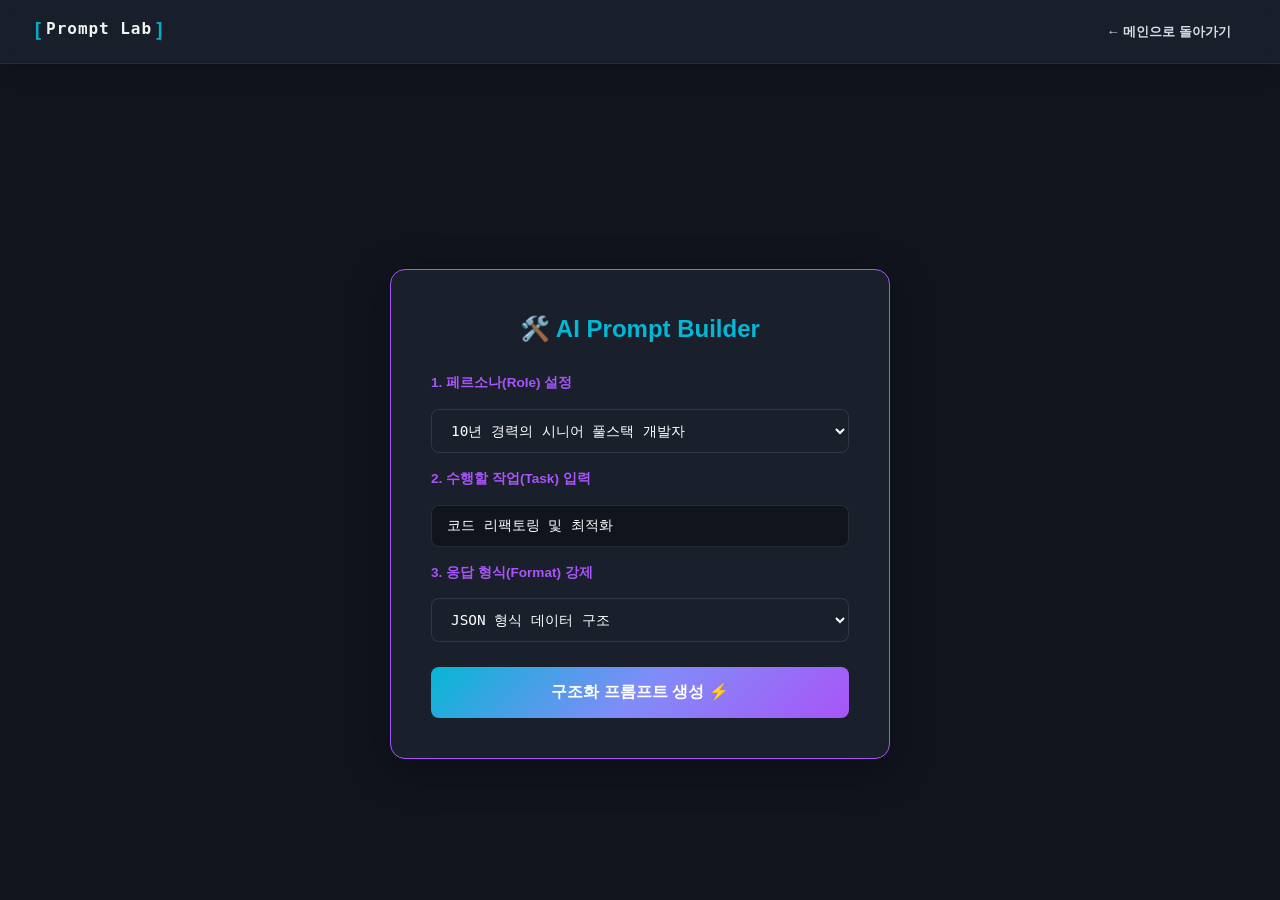
<file: builder.html>
<!DOCTYPE html>
<html lang="ko">
<head>
  <meta charset="UTF-8" />
  <title>프롬프트 빌더 - Prompt Lab</title>
  <link rel="stylesheet" href="style.css" />
  <style>
    .modal-overlay { display: flex !important; position: static; background: transparent; backdrop-filter: none; min-height: calc(100vh - 64px); align-items: center; justify-content: center; padding-top: 64px; }
    .auth-content { position: static; transform: none; margin: 0 auto; box-shadow: 0 10px 40px rgba(0,0,0,0.3); }
    .close-auth-btn { display: none !important; }
    #floating-toolkit { display: none !important; }
  </style>
</head>
<body data-bg="dark" data-color="cyan">
  <header class="nav-header">
    <div class="nav-inner">
      <a href="index.html" class="nav-logo"><span class="nav-logo__bracket">[</span> Prompt Lab <span class="nav-logo__bracket">]</span></a>
      <div class="nav-right"><a href="index.html" class="nav-btn nav-btn--ghost">← 메인으로 돌아가기</a></div>
    </div>
  </header>
  
  <main class="modal-overlay">
    <div class="auth-content" style="width: 500px; padding: 40px;">
      <h2 class="neon-text-cyan" style="font-size: 1.5rem; margin-bottom: 1.5rem; color: var(--neon-cyan);">🛠️ AI Prompt Builder</h2>
      <div style="display: flex; flex-direction: column; gap: 15px; text-align: left;">
        <label style="font-size: 0.85rem; font-weight: bold; color: var(--neon-purple);">1. 페르소나(Role) 설정</label>
        <select id="builder-role" class="auth-input" style="background: var(--bg-card);"><option value="10년 경력의 시니어 개발자">10년 경력의 시니어 풀스택 개발자</option><option value="글로벌 기업 스타트업 마케터">성장 지향적인 그로스 마케팅 전문가</option><option value="UX/UI 전문 테크니컬 라이터">사용자 친화적인 UX 전문 테크 라이터</option></select>
        <label style="font-size: 0.85rem; font-weight: bold; color: var(--neon-purple);">2. 수행할 작업(Task) 입력</label>
        <input type="text" id="builder-task" class="auth-input" placeholder="예: 로그인 코드 에러 디버깅" value="코드 리팩토링 및 최적화">
        <label style="font-size: 0.85rem; font-weight: bold; color: var(--neon-purple);">3. 응답 형식(Format) 강제</label>
        <select id="builder-format" class="auth-input" style="background: var(--bg-card);"><option value="구조화된 깔끔한 JSON 포맷">JSON 형식 데이터 구조</option><option value="한눈에 비교하기 쉬운 마크다운 표(Table) 형태">Markdown 표 포맷</option><option value="일목요연한 리스트 형태">가독성 높은 목록형 포맷</option></select>
        <button id="generate-prompt-btn" class="auth-submit-btn" style="background: var(--gradient-neon); padding: 15px; margin-top: 10px;">구조화 프롬프트 생성 ⚡</button>
        <div id="builder-result-box" style="display:none; margin-top: 20px;">
          <label style="font-size: 0.85rem; color: var(--neon-cyan);">조립 완료된 프로토콜 (클릭 시 복사)</label>
          <div id="builder-output-text" class="card-code" style="max-height: 150px; overflow-y:auto; cursor:pointer; font-size:0.8rem; margin-top:5px;"></div>
          <button id="save-to-vault-btn" class="nav-btn nav-btn--glow" style="width:100%; margin-top:15px; padding:12px; border-color:var(--neon-purple); color:var(--neon-purple);">💾 보관함에 저장하기</button>
        </div>
      </div>
    </div>
  </main>

  <script src="https://code.jquery.com/jquery-3.7.1.min.js"></script>
  <script src="script.js"></script>
</body>
</html>
</file>
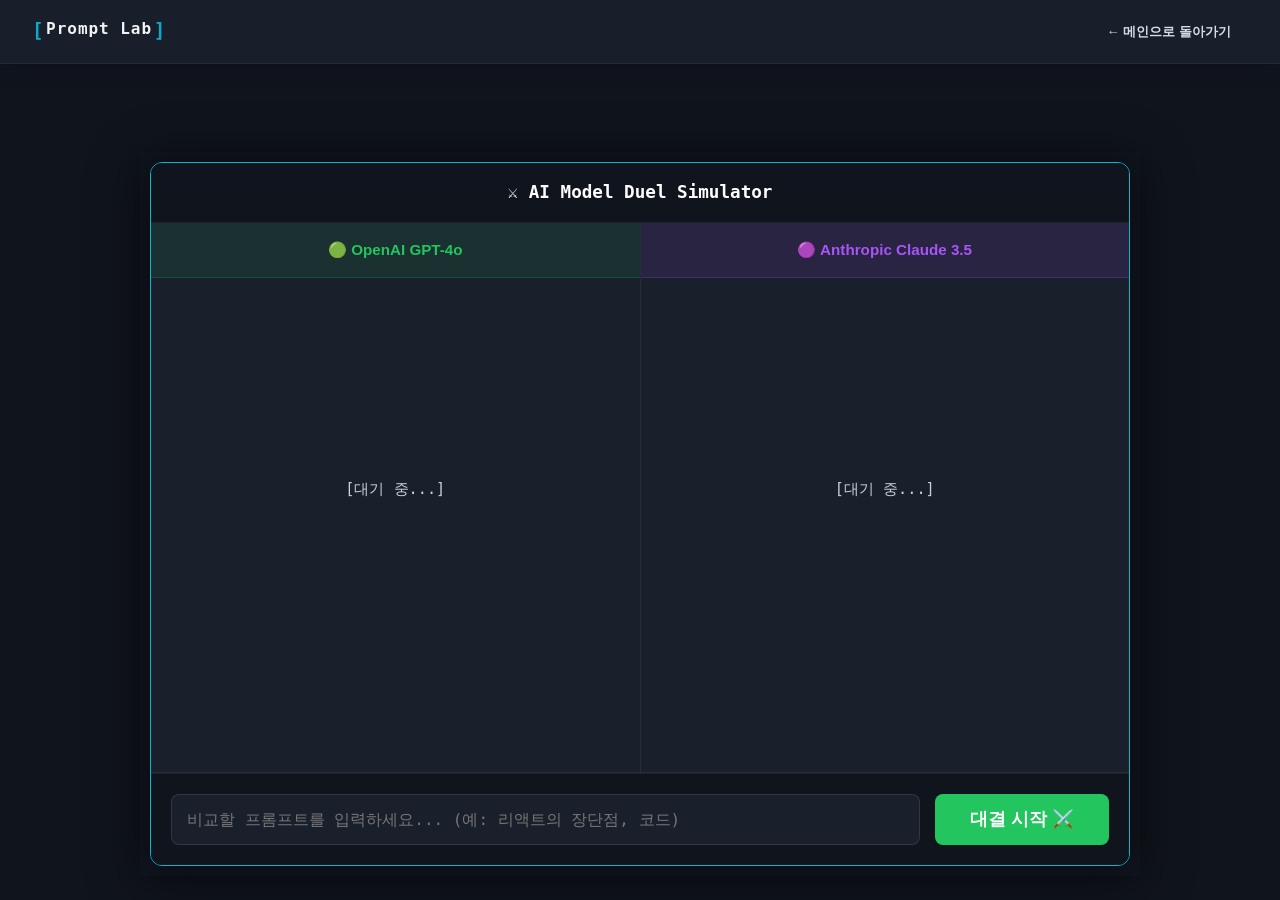
<file: duel.html>
<!DOCTYPE html>
<html lang="ko">
<head>
  <meta charset="UTF-8" />
  <title>AI 모델 듀얼 시뮬레이터 - Prompt Lab</title>
  <link rel="stylesheet" href="style.css" />
  <style>
    .modal-overlay { display: flex !important; position: static; background: transparent; backdrop-filter: none; min-height: calc(100vh - 64px); align-items: center; justify-content: center; padding-top: 64px; }
    .terminal-modal-content { position: static; transform: none; margin: 0 auto; box-shadow: 0 10px 50px rgba(0,0,0,0.4); width: 95%; max-width: 1000px;}
    .close-terminal-btn { display: none !important; }
    #floating-toolkit { display: none !important; }
  </style>
</head>
<body data-bg="dark" data-color="cyan">
  <header class="nav-header">
    <div class="nav-inner">
      <a href="index.html" class="nav-logo"><span class="nav-logo__bracket">[</span> Prompt Lab <span class="nav-logo__bracket">]</span></a>
      <div class="nav-right"><a href="index.html" class="nav-btn nav-btn--ghost">← 메인으로 돌아가기</a></div>
    </div>
  </header>
  
  <main class="modal-overlay">
    <div class="terminal-modal-content">
      <!-- 💡 버그 수정: 배경을 var(--bg-card)로 처리 -->
      <div class="terminal-panel" style="display: flex; flex-direction: column;">
        <!-- 💡 버그 수정: 상단바 배경 var(--bg-base) 및 텍스트 색상 var(--text-primary) 반영 -->
        <div class="terminal-bar" style="justify-content: center; padding:15px; border-bottom:1px solid var(--border-subtle);">
          <span class="terminal-bar__title" style="font-size:1.1rem; font-weight:bold;">⚔️ AI Model Duel Simulator</span>
        </div>
        
        <div style="display: flex; height: 550px; border-bottom: 1px solid var(--border-subtle);">
          <div style="flex:1; border-right: 1px solid var(--border-subtle); display:flex; flex-direction:column;">
            <div style="padding:15px; text-align:center; background:rgba(34, 197, 94, 0.1); color:#22c55e; font-weight:bold; font-size:0.95rem; border-bottom: 1px solid rgba(34, 197, 94, 0.2);">🟢 OpenAI GPT-4o</div>
            <div id="duel-gpt-output" class="terminal-body" style="flex:1; overflow-y:auto; padding:20px; font-size:0.95rem;">
              <p style="color:var(--text-muted); text-align:center; margin-top:40%;">[대기 중...]</p>
            </div>
          </div>
          <div style="flex:1; display:flex; flex-direction:column;">
            <div style="padding:15px; text-align:center; background:rgba(168, 85, 247, 0.1); color:var(--neon-purple); font-weight:bold; font-size:0.95rem; border-bottom: 1px solid rgba(168, 85, 247, 0.2);">🟣 Anthropic Claude 3.5</div>
            <div id="duel-claude-output" class="terminal-body" style="flex:1; overflow-y:auto; padding:20px; font-size:0.95rem;">
              <p style="color:var(--text-muted); text-align:center; margin-top:40%;">[대기 중...]</p>
            </div>
          </div>
        </div>
        
        <!-- 💡 버그 수정: 하단바와 입력창 배경을 각각 var(--bg-base), var(--bg-card)로 반영 -->
        <div style="padding:20px; display:flex; gap:15px; background:var(--bg-base); border-top:1px solid var(--border-subtle);">
          <input type="text" id="duel-input" class="auth-input" placeholder="비교할 프롬프트를 입력하세요... (예: 리액트의 장단점, 코드)" style="flex:1; background:var(--bg-card); color:var(--text-primary); font-size:1rem; padding:15px;" autocomplete="off">
          <button id="duel-submit-btn" class="auth-submit-btn" style="margin:0; padding:0 35px; background: #22c55e; font-size:1.1rem;">대결 시작 ⚔️</button>
        </div>
      </div>
    </div>
  </main>

  <script src="https://code.jquery.com/jquery-3.7.1.min.js"></script>
  <script src="script.js"></script>
</body>
</html>
</file>
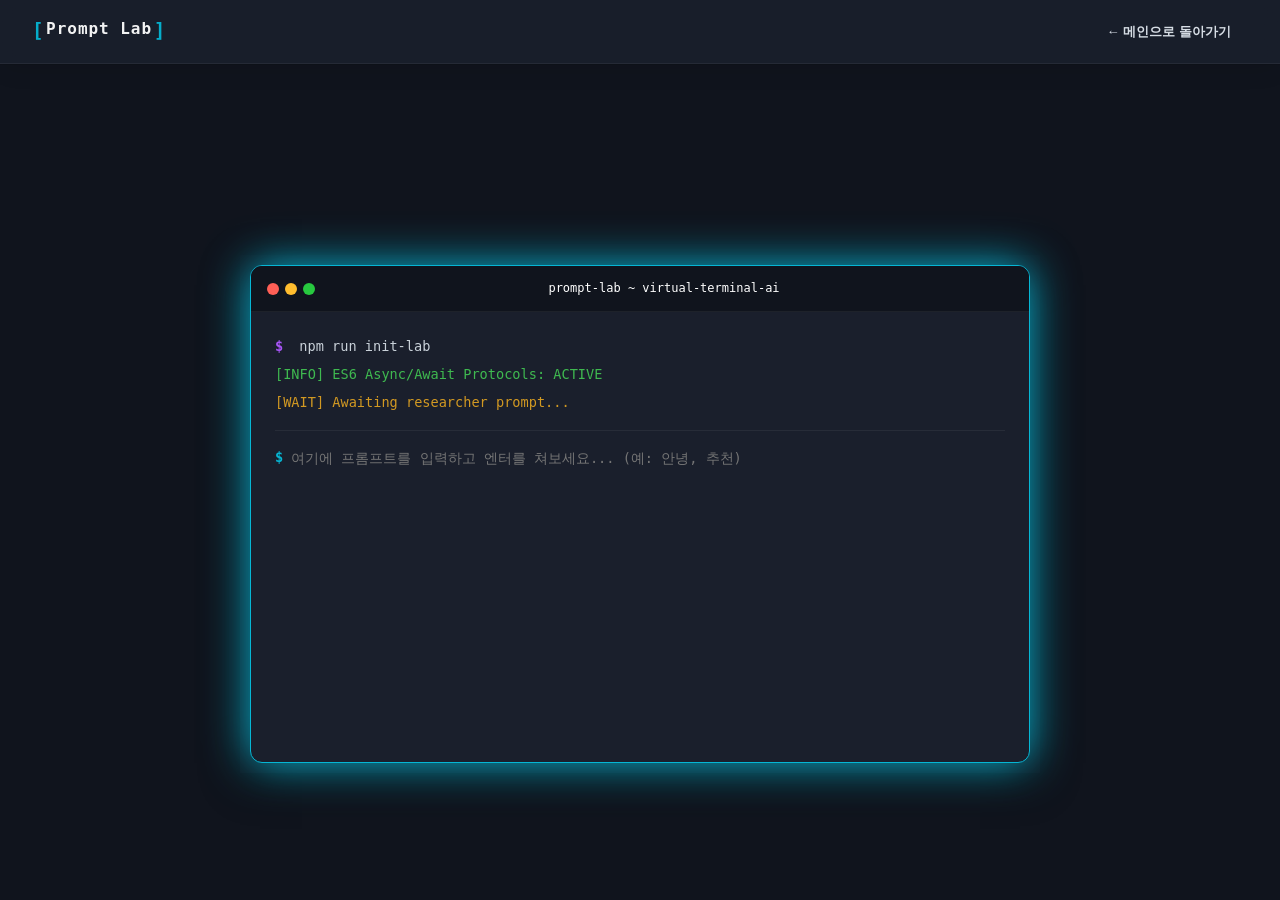
<file: terminal.html>
<!DOCTYPE html>
<html lang="ko">
<head>
  <meta charset="UTF-8" />
  <title>가상 터미널 - Prompt Lab</title>
  <link rel="stylesheet" href="style.css" />
  <style>
    /* 모달을 전체 화면 페이지로 변환하는 매직 CSS */
    .modal-overlay { display: flex !important; position: static; background: transparent; backdrop-filter: none; min-height: calc(100vh - 64px); align-items: center; justify-content: center; padding-top: 64px; }
    .terminal-modal-content { position: static; transform: none; margin: 0 auto; box-shadow: 0 10px 40px rgba(0,0,0,0.3); width: 100%; max-width: 800px; }
    .close-terminal-btn { display: none !important; }
    #floating-toolkit { display: none !important; }
  </style>
</head>
<body data-bg="dark" data-color="cyan">
  <header class="nav-header">
    <div class="nav-inner">
      <a href="index.html" class="nav-logo"><span class="nav-logo__bracket">[</span> Prompt Lab <span class="nav-logo__bracket">]</span></a>
      <div class="nav-right"><a href="index.html" class="nav-btn nav-btn--ghost">← 메인으로 돌아가기</a></div>
    </div>
  </header>
  
  <main class="modal-overlay">
    <div class="terminal-modal-content">
      <div class="terminal-panel">
        <div class="terminal-bar">
          <div class="terminal-bar__dots"><span class="terminal-dot terminal-dot--red"></span><span class="terminal-dot terminal-dot--yellow"></span><span class="terminal-dot terminal-dot--green"></span></div>
          <span class="terminal-bar__title">prompt-lab ~ virtual-terminal-ai</span>
        </div>
        <div class="terminal-body" style="height: 500px;">
          <p class="terminal-line terminal-line--dim"><span class="terminal-prompt">$</span> npm run init-lab</p>
          <p class="terminal-line terminal-line--success">[INFO] ES6 Async/Await Protocols: ACTIVE</p>
          <p class="terminal-line terminal-line--warn">[WAIT] Awaiting researcher prompt...</p>
          <div class="terminal-divider"></div>
          <div class="terminal-input-group">
            <span class="terminal-prompt terminal-prompt--active">$</span>
            <input type="text" id="terminal-input" placeholder="여기에 프롬프트를 입력하고 엔터를 쳐보세요... (예: 안녕, 추천)" autocomplete="off">
          </div>
        </div>
      </div>
    </div>
  </main>

  <script src="https://code.jquery.com/jquery-3.7.1.min.js"></script>
  <script src="script.js"></script>
  <script>setTimeout(() => { $('.terminal-panel').addClass('terminal-highlight'); $('#terminal-input').focus(); setTimeout(() => { $('.terminal-panel').removeClass('terminal-highlight'); }, 1200); }, 300);</script>
</body>
</html>
</file>
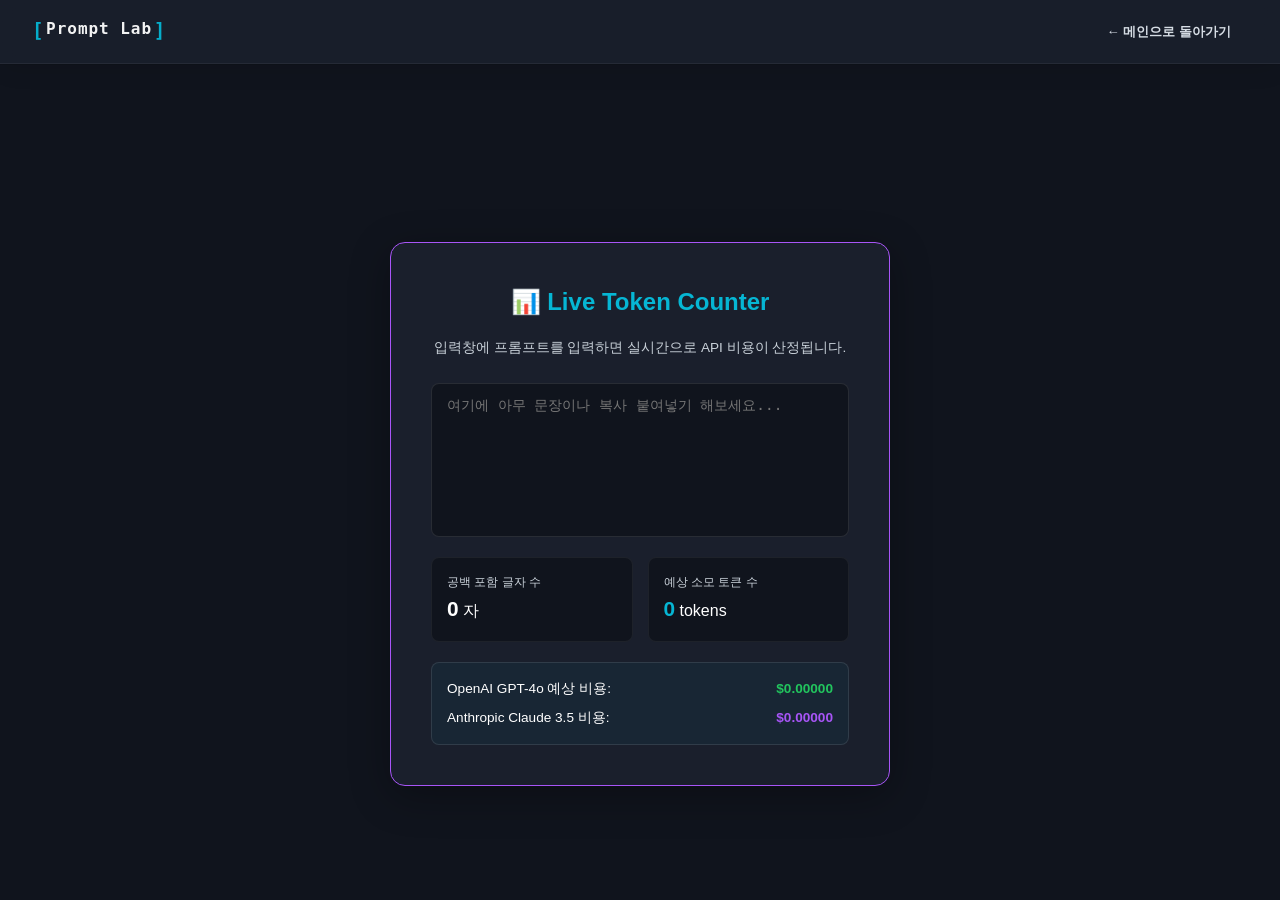
<file: token.html>
<!DOCTYPE html>
<html lang="ko">
<head>
  <meta charset="UTF-8" />
  <title>토큰 계산기 - Prompt Lab</title>
  <link rel="stylesheet" href="style.css" />
  <style>
    .modal-overlay { display: flex !important; position: static; background: transparent; backdrop-filter: none; min-height: calc(100vh - 64px); align-items: center; justify-content: center; padding-top: 64px; }
    .auth-content { position: static; transform: none; margin: 0 auto; box-shadow: 0 10px 40px rgba(0,0,0,0.3); }
    .close-auth-btn { display: none !important; }
    #floating-toolkit { display: none !important; }
  </style>
</head>
<body data-bg="dark" data-color="cyan">
  <header class="nav-header">
    <div class="nav-inner">
      <a href="index.html" class="nav-logo"><span class="nav-logo__bracket">[</span> Prompt Lab <span class="nav-logo__bracket">]</span></a>
      <div class="nav-right"><a href="index.html" class="nav-btn nav-btn--ghost">← 메인으로 돌아가기</a></div>
    </div>
  </header>
  
  <main class="modal-overlay">
    <div class="auth-content" style="width: 500px; padding: 40px;">
      <h2 style="font-size: 1.5rem; margin-bottom: 1rem; color: var(--neon-cyan);">📊 Live Token Counter</h2>
      <p style="font-size: 0.85rem; color: var(--text-muted); margin-bottom: 1.5rem;">입력창에 프롬프트를 입력하면 실시간으로 API 비용이 산정됩니다.</p>
      <div style="text-align: left; display:flex; flex-direction:column; gap:15px;">
        <textarea id="token-textarea" class="auth-input" rows="8" placeholder="여기에 아무 문장이나 복사 붙여넣기 해보세요..." style="resize:none; font-family:var(--font-mono); font-size:0.9rem; background: var(--bg-base); color: var(--text-primary);"></textarea>
        <div style="display:grid; grid-template-columns: 1fr 1fr; gap:15px; margin-top:5px;">
          <div style="background:var(--bg-base); padding:15px; border-radius:8px; border:1px solid var(--border-subtle);">
            <span style="font-size:0.75rem; color:var(--text-muted); display:block;">공백 포함 글자 수</span>
            <strong id="stat-chars" style="font-size:1.3rem; color:var(--text-primary);">0</strong> 자
          </div>
          <div style="background:var(--bg-base); padding:15px; border-radius:8px; border:1px solid var(--border-subtle);">
            <span style="font-size:0.75rem; color:var(--text-muted); display:block;">예상 소모 토큰 수</span>
            <strong id="stat-tokens" style="font-size:1.3rem; color:var(--neon-cyan);">0</strong> tokens
          </div>
        </div>
        <div style="background:rgba(6, 182, 212, 0.05); border:1px solid var(--border-base); padding:15px; border-radius:8px; margin-top:5px; display:flex; flex-direction:column; gap:8px; font-size:0.85rem;">
          <div style="display:flex; justify-content:space-between; color: var(--text-primary);">
            <span>OpenAI GPT-4o 예상 비용:</span><strong id="cost-gpt" style="color:#22c55e;">$0.00000</strong>
          </div>
          <div style="display:flex; justify-content:space-between; color: var(--text-primary);">
            <span>Anthropic Claude 3.5 비용:</span><strong id="cost-claude" style="color:var(--neon-purple);">$0.00000</strong>
          </div>
        </div>
      </div>
    </div>
  </main>

  <script src="https://code.jquery.com/jquery-3.7.1.min.js"></script>
  <script src="script.js"></script>
</body>
</html>
</file>
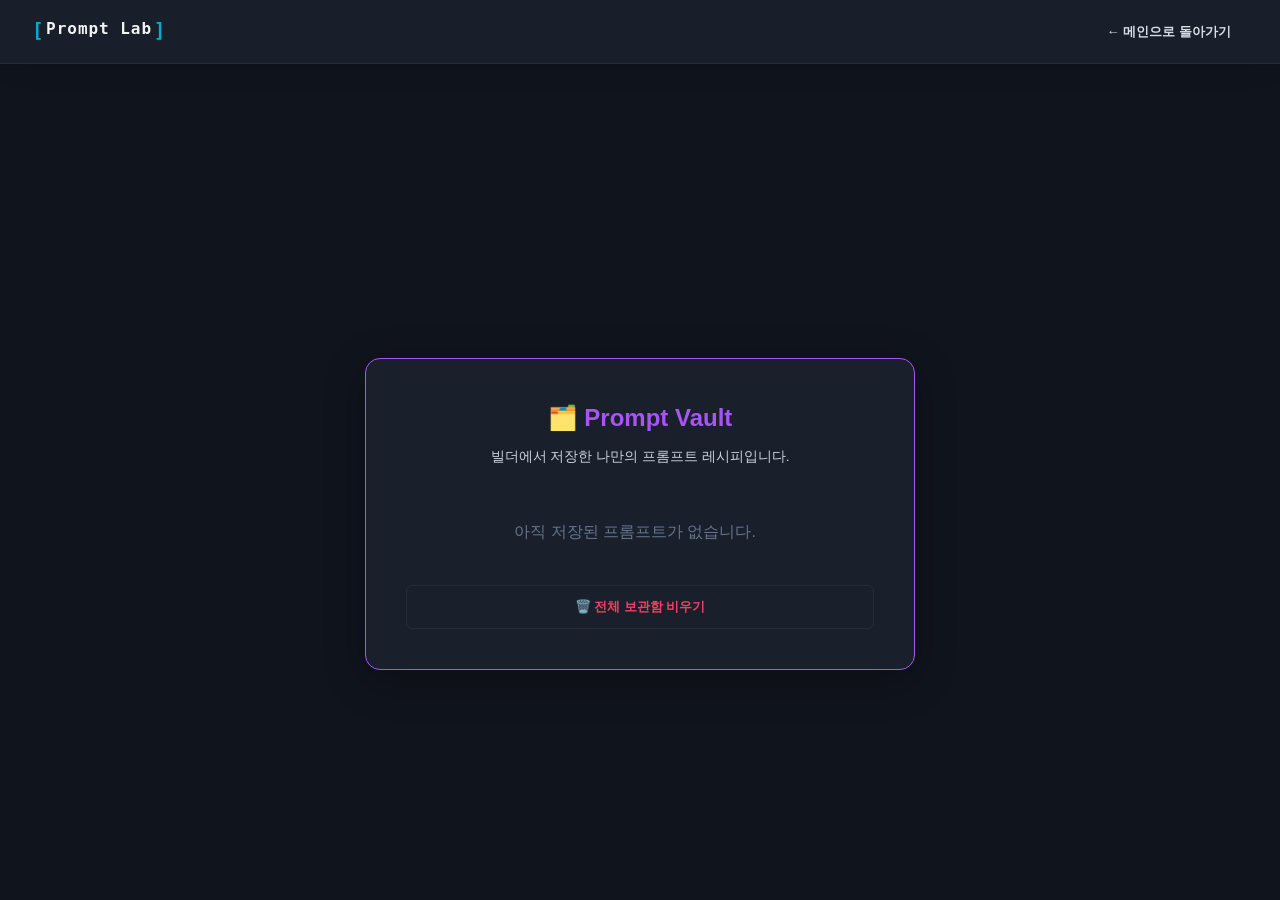
<file: vault.html>
<!DOCTYPE html>
<html lang="ko">
<head>
  <meta charset="UTF-8" />
  <title>프롬프트 보관함 - Prompt Lab</title>
  <link rel="stylesheet" href="style.css" />
  <style>
    .modal-overlay { display: flex !important; position: static; background: transparent; backdrop-filter: none; min-height: calc(100vh - 64px); align-items: center; justify-content: center; padding-top: 64px; }
    .auth-content { position: static; transform: none; margin: 0 auto; box-shadow: 0 10px 40px rgba(0,0,0,0.3); }
    .close-auth-btn { display: none !important; }
    #floating-toolkit { display: none !important; }
  </style>
</head>
<body data-bg="dark" data-color="cyan">
  <header class="nav-header">
    <div class="nav-inner">
      <a href="index.html" class="nav-logo"><span class="nav-logo__bracket">[</span> Prompt Lab <span class="nav-logo__bracket">]</span></a>
      <div class="nav-right"><a href="index.html" class="nav-btn nav-btn--ghost">← 메인으로 돌아가기</a></div>
    </div>
  </header>
  
  <main class="modal-overlay">
    <div class="auth-content" style="width: 550px; padding: 40px;">
      <h2 style="font-size: 1.5rem; margin-bottom: 0.5rem; color: var(--neon-purple);">🗂️ Prompt Vault</h2>
      <p style="font-size:0.85rem; color:var(--text-muted); margin-bottom:2rem;">빌더에서 저장한 나만의 프롬프트 레시피입니다.</p>
      
      <div id="vault-list" style="display:flex; flex-direction:column; gap:12px; max-height: 450px; overflow-y:auto; text-align:left; padding-right:10px;">
        </div>
      
      <button id="clear-vault-btn" class="nav-btn nav-btn--ghost" style="width:100%; margin-top:20px; padding:12px; border:1px solid var(--border-subtle); color:#f43f5e;">🗑️ 전체 보관함 비우기</button>
    </div>
  </main>

  <script src="https://code.jquery.com/jquery-3.7.1.min.js"></script>
  <script src="script.js"></script>
  <script>
    // 페이지 진입 시 즉시 렌더링 트리거
    $(document).ready(function() {
        let localVaultData = JSON.parse(localStorage.getItem('promptVault')) || [];
        let $list = $('#vault-list'); $list.empty();
        if(localVaultData.length === 0) {
            $list.append('<p style="text-align:center; color:#64748b; padding: 20px 0;">아직 저장된 프롬프트가 없습니다.</p>');
        } else {
            localVaultData.forEach((item, index) => {
                $list.append(`
                    <div class="vault-item">
                        <div class="vault-text">${item}</div>
                        <div class="vault-actions">
                            <button class="vault-btn copy" data-text="${encodeURIComponent(item)}">복사</button>
                            <button class="vault-btn delete" data-index="${index}">삭제</button>
                        </div>
                    </div>
                `);
            });
        }
    });
  </script>
</body>
</html>
</file>
<file: style.css>
/* ============================================================
   [ Prompt Lab ] CSS STYLE GUIDE (최종 방탄 클린 버전)
============================================================ */

/* 🚨 1. 최우선 기본 변수 셋팅 (JS 동작 전에도 UI 깨짐 방지용) */
:root {
  --neon-cyan: #06b6d4; --neon-purple: #a855f7; --neon-mid: #818cf8;
  --gradient-neon: linear-gradient(135deg, var(--neon-cyan), var(--neon-mid), var(--neon-purple));
  --bg-base: #10141d; --bg-card: #1a1f2c; --bg-card-hover: #1f2537;
  --text-primary: #ffffff; --text-secondary: #e2e8f0; --text-muted: #c9d1d9;
  --border-subtle: rgba(255, 255, 255, 0.06); --border-base: rgba(255, 255, 255, 0.10);

  --space-xs: 0.375rem; --space-sm: 0.75rem; --space-md: 1.25rem; --space-lg: 2rem; --space-xl: 3rem; --space-2xl: 5rem;
  --radius-sm: 8px; --radius-md: 12px; --radius-lg: 20px; --radius-pill: 100px;
  --font-display: 'Sora', sans-serif; --font-mono: 'DM Mono', monospace;
  --shadow-card: 0 4px 24px rgba(0, 0, 0, 0.1);
  --duration-fast: 0.2s; --duration-base: 0.45s; --ease-out: cubic-bezier(0.16, 1, 0.3, 1);
}

/* 🚨 2. 동적 테마 오버라이딩 (JS가 제어) */
body[data-color="green"] { --neon-cyan: #10b981; --neon-purple: #3b82f6; --neon-mid: #059669; --gradient-neon: linear-gradient(135deg, #10b981, #059669, #3b82f6); }
body[data-color="magenta"] { --neon-cyan: #f43f5e; --neon-purple: #f59e0b; --neon-mid: #e11d48; --gradient-neon: linear-gradient(135deg, #f43f5e, #e11d48, #f59e0b); }
body[data-color="cyan"] { --neon-cyan: #06b6d4; --neon-purple: #a855f7; --neon-mid: #818cf8; --gradient-neon: linear-gradient(135deg, var(--neon-cyan), var(--neon-mid), var(--neon-purple)); }

body[data-bg="light"] { --bg-base: #f8fafc; --bg-card: #ffffff; --bg-card-hover: #f1f5f9; --text-primary: #0f172a; --text-secondary: #334155; --text-muted: #64748b; --border-subtle: rgba(0, 0, 0, 0.1); --border-base: rgba(0, 0, 0, 0.15); }
body[data-bg="dark"] { --bg-base: #10141d; --bg-card: #1a1f2c; --bg-card-hover: #1f2537; --text-primary: #ffffff; --text-secondary: #e2e8f0; --text-muted: #c9d1d9; --border-subtle: rgba(255, 255, 255, 0.06); --border-base: rgba(255, 255, 255, 0.10); }

/* RESET & BASE */
*, *::before, *::after { box-sizing: border-box; margin: 0; padding: 0; }
html { font-size: 16px; scroll-behavior: smooth; scroll-padding-top: 80px; }
body { font-family: var(--font-display); background-color: var(--bg-base); color: var(--text-primary); line-height: 1.6; min-height: 100vh; padding-top: 64px; transition: background-color 0.3s, color 0.3s, --neon-cyan 0.3s, --neon-purple 0.3s; }
img { max-width: 100%; display: block; }
a { color: inherit; text-decoration: none; }
ul { list-style: none; }

/* Navigation */
.nav-header { position: fixed; top: 0; left: 0; width: 100%; height: 64px; z-index: 1000; background: var(--bg-card); opacity: 0.95; backdrop-filter: blur(14px); -webkit-backdrop-filter: blur(14px); border-bottom: 1px solid var(--border-subtle); box-shadow: 0 1px 0 0 rgba(0, 0, 0, 0.1), 0 6px 28px 0 rgba(0, 0, 0, 0.1); }
.nav-inner { max-width: 80rem; height: 100%; margin: 0 auto; padding: 0 2rem; display: flex; align-items: center; justify-content: space-between; }
.nav-logo { font-family: var(--font-mono); font-size: 1rem; font-weight: 800; letter-spacing: 0.06em; color: var(--text-primary); display: flex; gap: 0.1em; transition: color 0.25s ease; }
.nav-logo__bracket { color: var(--neon-cyan); font-size: 1.2em; font-weight: 900; transition: color 0.25s, text-shadow 0.25s; }
.nav-logo:hover .nav-logo__bracket { color: var(--neon-purple); text-shadow: 0 0 12px var(--neon-purple); }
.nav-right { display: flex; align-items: center; gap: 1.2rem; }
.nav-links { display: flex; align-items: center; gap: 0.25rem; }
.nav-link { display: flex; align-items: center; gap: 0.4rem; padding: 0.45rem 0.9rem; border-radius: 6px; border: 1px solid transparent; font-size: 0.82rem; font-weight: 600; color: var(--text-primary); transition: all 0.25s ease; }
.nav-link__dot { width: 4px; height: 4px; border-radius: 50%; background: currentColor; opacity: 0.4; transition: all 0.25s; }
.nav-link:hover { color: var(--neon-cyan); background: rgba(128, 128, 128, 0.1); border-color: var(--border-subtle); text-shadow: 0 0 12px rgba(6, 182, 212, 0.4); }
.nav-link:hover .nav-link__dot { opacity: 1; box-shadow: 0 0 6px 2px rgba(6, 182, 212, 0.4); }
.nav-link--accent { color: var(--neon-purple); }
.nav-divider { width: 1px; height: 18px; background: var(--border-subtle); }
.nav-auth { display: flex; gap: 0.6rem; }
.nav-btn { padding: 0.45rem 1rem; font-size: 0.82rem; font-weight: 600; border-radius: 6px; cursor: pointer; transition: all 0.3s ease; }
.nav-btn--ghost { color: var(--text-secondary); background: transparent; border: 1px solid transparent; }
.nav-btn--ghost:hover { color: var(--text-primary); background: rgba(128, 128, 128, 0.1); }
.nav-btn--glow { color: var(--neon-cyan); background: rgba(128, 128, 128, 0.05); border: 1px solid var(--neon-cyan); }
.nav-btn--glow:hover { background: rgba(128, 128, 128, 0.1); color: var(--text-primary); box-shadow: 0 0 15px rgba(6, 182, 212, 0.4); }

/* Hero */
.hero--centered { display: flex; flex-direction: column; align-items: center; text-align: center; padding: 6rem 1rem 4rem; position: relative; z-index: 1;}
.hero-badge { display: inline-flex; gap: 0.4rem; padding: 0.4rem 1rem; border-radius: 999px; background: rgba(128, 128, 128, 0.05); border: 1px solid var(--neon-cyan); color: var(--neon-cyan); font-family: var(--font-mono); font-size: 0.75rem; margin-bottom: 1.5rem; transition: all 0.3s;}
.hero-title { font-size: clamp(2.5rem, 6vw, 4.5rem); line-height: 1.15; margin-bottom: 1.5rem; font-weight: 800; transition: transform 0.1s ease-out; color: var(--text-primary); }
.gradient-word { background: var(--gradient-neon); -webkit-background-clip: text; -webkit-text-fill-color: transparent; background-clip: text; }
.hero-description { font-size: 1.1rem; max-width: 650px; margin-bottom: 2.5rem; color: var(--text-primary); line-height: 1.75; transition: transform 0.1s ease-out; }
.text-highlight { background: rgba(128, 128, 128, 0.1); padding: 0.1rem 0.4rem; border-radius: 4px; color: var(--neon-purple); font-weight: bold;}
.hero-buttons { display: flex; gap: 1rem; align-items: center; }
.btn-primary, .btn-secondary { font-weight: 600; border-radius: 8px; cursor: pointer; transition: all 0.3s ease; padding: 0.8rem 1.8rem; font-size: 0.95rem; }
.btn-primary { background: var(--bg-card); border: 1px solid var(--neon-cyan); color: var(--text-primary); box-shadow: 0 0 20px rgba(0,0,0,0.1); }
.btn-primary:hover { background: rgba(128, 128, 128, 0.05); transform: translateY(-2px); box-shadow: 0 0 25px rgba(6, 182, 212, 0.4); }
.btn-secondary { background: transparent; border: 1px solid var(--border-base); color: var(--text-primary); }
.btn-secondary:hover { background: rgba(128, 128, 128, 0.05); border-color: var(--border-subtle); }

/* Live Search */
.search-container { max-width: 72rem; margin: 0 auto 1.5rem auto; padding: 0 2rem; display: flex; justify-content: flex-end; position: relative; z-index: 2; }
#card-search { width: 280px; background: var(--bg-card); border: 1px solid var(--border-base); color: var(--text-primary); font-family: var(--font-mono); font-size: 0.85rem; padding: 0.75rem 1.2rem; border-radius: var(--radius-pill); transition: all 0.3s ease; outline: none;}
#card-search:focus { width: 340px; border-color: var(--neon-cyan); box-shadow: 0 0 15px rgba(6, 182, 212, 0.2); }
#card-search::placeholder { color: var(--text-muted); }

/* Bento Grid */
.bento-grid { position: relative; z-index: 1; max-width: 72rem; margin: 0 auto; padding: 0 var(--space-lg) var(--space-2xl); display: grid; grid-template-columns: 1fr; gap: 1.1rem; }
@media (min-width: 48rem) { .bento-grid { grid-template-columns: repeat(2, 1fr); } .card--wide { grid-column: span 2; } }
@media (min-width: 64rem) { .bento-grid { grid-template-columns: repeat(4, 1fr); grid-auto-rows: minmax(11rem, auto); grid-auto-flow: dense; } .card--wide  { grid-column: span 2; } .card--tall  { grid-row: span 2; } }

.prompt-card { position: relative; border-radius: var(--radius-md); overflow: hidden; background-color: var(--bg-card); padding: var(--space-md); display: flex; flex-direction: column; gap: var(--space-sm); box-shadow: var(--shadow-card); border: 1px solid var(--border-subtle); transform: translateY(0); transition: all var(--duration-base) var(--ease-out); }
.prompt-card::before { content: ''; position: absolute; width: 200%; height: 200%; top: 50%; left: 50%; transform: translate(-50%, -50%); background: conic-gradient(from 0deg at 50% 50%, transparent 0deg, var(--neon-cyan) 60deg, var(--neon-mid) 120deg, var(--neon-purple) 180deg, transparent 240deg); opacity: 0; z-index: 0; border-radius: inherit; transition: opacity var(--duration-base) ease; }
.prompt-card::after { content: ''; position: absolute; inset: 1.5px; background-color: var(--bg-card); border-radius: calc(var(--radius-md) - 1.5px); z-index: 1; transition: background-color var(--duration-fast) ease; }
.prompt-card > * { position: relative; z-index: 2; }
.prompt-card:hover::before { opacity: 1; animation: neon-spin var(--duration-base) linear forwards, neon-spin-loop 2.5s linear 0.45s infinite; }
.prompt-card:hover::after { background-color: var(--bg-card-hover); }
.prompt-card:hover { transform: translateY(-5px); box-shadow: var(--shadow-card), 0 0 20px rgba(128,128,128,0.1); }
@keyframes neon-spin { from { transform: translate(-50%, -50%) rotate(0deg); } to { transform: translate(-50%, -50%) rotate(360deg); } }
@keyframes neon-spin-loop { from { transform: translate(-50%, -50%) rotate(0deg); } to { transform: translate(-50%, -50%) rotate(360deg); } }

.card-header { display: flex; align-items: flex-start; justify-content: space-between; gap: var(--space-sm); margin-bottom: 0.25rem; }
.card-title { font-size: 1.05rem; font-weight: 700; color: var(--text-primary); line-height: 1.3; }
.card--wide .card-title { font-size: 1.35rem; }
.card-description { font-size: 0.9rem; font-weight: 400; color: var(--text-secondary); line-height: 1.65; flex-grow: 1; }

.badge { display: inline-flex; align-items: center; gap: 0.3rem; font-family: var(--font-mono); font-size: 0.65rem; font-weight: 500; letter-spacing: 0.08em; text-transform: uppercase; padding: 0.25rem 0.6rem; border-radius: var(--radius-pill); white-space: nowrap; cursor: pointer; transition: all 0.3s ease;}
.badge:hover { transform: translateY(-2px); background: rgba(128,128,128,0.1); }
.badge--technique { border: 1px solid var(--neon-cyan); color: var(--neon-cyan); }
.badge--method { border: 1px solid var(--neon-purple); color: var(--neon-purple); }
.badge--advanced { border: 1px solid var(--neon-mid); color: var(--neon-mid); }

.card-code { font-family: var(--font-mono); font-size: 0.75rem; line-height: 1.6; background: rgba(128, 128, 128, 0.05); border: 1px solid var(--border-subtle); border-left: 2px solid var(--neon-cyan); border-radius: var(--radius-sm); padding: var(--space-sm) var(--space-md); display: block; color: var(--neon-cyan); overflow-x: auto; margin-top: auto; white-space: pre-wrap; word-break: break-all; }
.token-prompt { color: var(--text-muted); }
.token-role { color: var(--neon-purple); }
.token-value { color: var(--text-primary); }
.card-divider { height: 1px; background: var(--border-subtle); margin: var(--space-xs) 0; }
.card-footer { display: flex; align-items: center; justify-content: space-between; padding-top: var(--space-xs); border-top: 1px solid var(--border-subtle); margin-top: auto; }
.card-level { font-family: var(--font-mono); font-size: 0.65rem; color: var(--text-muted); text-transform: uppercase; letter-spacing: 0.08em; }

.tag-group { display: flex; flex-wrap: wrap; gap: 0.4rem; margin-top: auto; }
.tag { font-family: var(--font-mono); font-size: 0.68rem; color: var(--text-primary); background: rgba(128, 128, 128, 0.04); border: 1px solid var(--border-subtle); border-radius: var(--radius-pill); padding: 0.15rem 0.55rem; cursor: pointer; transition: all 0.3s;}
.tag:hover { background: rgba(128,128,128,0.1); border-color: var(--neon-cyan); color: var(--neon-cyan);}

.card-icon-box { width: 2.5rem; height: 2.5rem; border-radius: var(--radius-sm); display: grid; place-items: center; flex-shrink: 0; background: rgba(128,128,128,0.05); }
.card-icon-box.cyan { stroke: var(--neon-cyan); }
.card-icon-box.purple { stroke: var(--neon-purple); }
.card-icon-box.mid { stroke: var(--neon-mid); }
.card-icon-box.neutral { stroke: var(--text-primary); }
.card-icon-box svg { width: 1.2rem; height: 1.2rem; fill: none; stroke-width: 1.8; stroke-linecap: round; stroke-linejoin: round; }

.progress-group { display: flex; flex-direction: column; gap: 0.5rem; margin-top: auto; }
.progress-item { display: flex; align-items: center; gap: var(--space-sm); }
.progress-label { font-family: var(--font-mono); font-size: 0.7rem; color: var(--text-primary); width: 5rem; flex-shrink: 0; }
.progress-bar-track { flex-grow: 1; height: 3px; background: var(--border-subtle); border-radius: 100px; overflow: hidden; }
.progress-bar-fill { height: 100%; border-radius: 100px; background: var(--gradient-neon); width: 0%; transition: width 1.5s ease-out; }

.stat-number { font-size: 3rem; font-weight: 800; line-height: 1; background: var(--gradient-neon); -webkit-background-clip: text; -webkit-text-fill-color: transparent; background-clip: text; margin-bottom: 0.25rem; }
.stat-label { font-size: 0.78rem; color: var(--text-primary); font-weight: 400; }

/* Marquee */
.hero-marquee-divider { width: 100%; overflow: hidden; padding: 1.5rem 0; border-top: 1px solid var(--border-subtle); border-bottom: 1px solid var(--border-subtle); background: rgba(128, 128, 128, 0.05); margin-bottom: 5rem; position: relative; }
.hero-marquee-divider::before, .hero-marquee-divider::after { content: ""; position: absolute; top: 0; width: 8rem; height: 100%; z-index: 2; pointer-events: none; }
.hero-marquee-divider::before { left: 0; background: linear-gradient(to right, var(--bg-base) 0%, transparent 100%); }
.hero-marquee-divider::after { right: 0; background: linear-gradient(to left, var(--bg-base) 0%, transparent 100%); }
.marquee-wrapper { overflow: hidden; margin-bottom: 1rem; }
.marquee-track { display: flex; width: max-content; animation: marquee-fwd 38s linear infinite; }
@keyframes marquee-fwd { from { transform: translateX(0); } to { transform: translateX(-50%); } }

.marquee-list { display: flex; align-items: center; gap: 0.75rem; padding: 0.5rem 0.375rem; list-style: none; margin: 0; }
.marquee-pill { display: inline-flex; align-items: center; gap: 0.5rem; padding: 0.45rem 1.1rem; border-radius: 999px; font-size: 0.82rem; font-weight: 600; cursor: pointer; transition: all 0.25s ease; border: 1px solid var(--border-subtle); background: var(--bg-card); color: var(--text-primary);}
.marquee-pill:hover { transform: translateY(-3px); box-shadow: 0 5px 15px rgba(0, 0, 0, 0.1); border-color: var(--neon-cyan); color: var(--neon-cyan);}
.marquee-pill__dot { width: 6px; height: 6px; border-radius: 50%; background: var(--text-primary);}
.marquee-pill--cyan .marquee-pill__dot { background: var(--neon-cyan); box-shadow: 0 0 5px var(--neon-cyan); }
.marquee-pill--purple .marquee-pill__dot { background: var(--neon-purple); box-shadow: 0 0 5px var(--neon-purple); }

/* Static Tags */
.static-tags-wrapper { width: 100%; max-width: 900px; margin: 0 auto; padding: 2rem 1rem; }
.static-tags-list { display: flex; flex-wrap: wrap; justify-content: center; gap: 0.8rem 1rem; }

/* Headers */
.section-header { text-align: center; margin-bottom: 3.5rem; padding: 0 1.5rem; }
.section-eyebrow { display: inline-block; font-family: var(--font-mono); font-size: 0.75rem; color: var(--neon-purple); letter-spacing: 0.15em; text-transform: uppercase; margin-bottom: 0.5rem; }
.section-title { font-size: 2.2rem; font-weight: 800; margin-bottom: 1rem; color: var(--text-primary); }
.section-title--accent { color: var(--neon-cyan); }
.section-desc { font-size: 1rem; color: var(--text-secondary); max-width: 600px; margin: 0 auto; line-height: 1.6; }

/* FAQ */
.faq-section { padding: 5rem 1.5rem 6rem; max-width: 56rem; margin: 0 auto; }
.faq-list { display: flex; flex-direction: column; gap: 0.75rem; }
.faq-item { background: var(--bg-card); border: 1px solid var(--border-subtle); border-radius: 12px; overflow: hidden; transition: all 0.3s ease; }
.faq-item[open] { border-color: var(--neon-cyan); box-shadow: 0 8px 32px rgba(0,0,0,0.1); }
.faq-summary { display: flex; align-items: center; gap: 0.85rem; padding: 1.15rem 1.25rem; cursor: pointer; list-style: none; }
.faq-summary::-webkit-details-marker { display: none; }
.faq-q-label { width: 1.75rem; height: 1.75rem; border-radius: 6px; background: rgba(128,128,128,0.05); border: 1px solid var(--neon-cyan); display: flex; align-items: center; justify-content: center; font-size: 0.72rem; font-weight: 900; color: var(--neon-cyan); font-family: var(--font-mono); }
.faq-question { flex: 1; font-size: 1rem; font-weight: 700; color: var(--text-primary); }
.faq-answer { padding: 0 1.25rem 1.25rem calc(1.25rem + 1.75rem + 0.85rem); border-top: 1px solid var(--border-subtle); }
.faq-answer p { font-size: 0.95rem; color: var(--text-secondary); line-height: 1.8; margin: 0.9rem 0 1rem; } 

/* Table Section */
.table-section { padding: 5rem 1.5rem; }
.table-section__inner { max-width: 72rem; margin: 0 auto; }
.table-wrapper { overflow-x: auto; border-radius: 16px; border: 1px solid var(--border-subtle); box-shadow: 0 24px 60px rgba(0, 0, 0, 0.1); margin-bottom: 1.5rem; background: var(--bg-card); }
.model-table { width: 100%; min-width: 680px; border-collapse: collapse; background: var(--bg-card); font-size: 0.875rem; }
.model-table__th { padding: 0.9rem 1.2rem; text-align: left; font-size: 0.75rem; font-weight: 700; letter-spacing: 0.14em; text-transform: uppercase; white-space: nowrap; background: rgba(128,128,128,0.02); color: var(--text-primary); border-bottom: 1px solid var(--border-subtle); position: relative; }
.model-table__th::after { content: ""; position: absolute; bottom: 0; left: 0; width: 100%; height: 1px; background: var(--gradient-neon); opacity: 0.6; }
.model-table__td { padding: 1rem 1.2rem; border-bottom: 1px solid var(--border-subtle); color: var(--text-primary); vertical-align: middle; transition: background 0.25s ease; }
.model-table__row:hover .model-table__td { background: rgba(128,128,128,0.03); }
.model-table__row:last-child .model-table__td { border-bottom: none; }
.model-name-wrap { display: flex; align-items: center; gap: 0.65rem; }
.model-dot { width: 9px; height: 9px; border-radius: 50%; }
.model-dot--green { background: #22c55e; } .model-dot--cyan { background: var(--neon-cyan); } .model-dot--yellow { background: #f59e0b; } .model-dot--purple { background: var(--neon-purple); }
.model-name { display: block; font-weight: 700; font-size: 0.95rem; color: var(--text-primary); white-space: nowrap; }
.model-name--highlight { background: var(--gradient-neon); -webkit-background-clip: text; -webkit-text-fill-color: transparent; background-clip: text; }
.model-maker { display: block; font-size: 0.72rem; color: var(--text-muted); margin-top: 0.1rem; }
.ctx-badge { display: inline-block; font-family: var(--font-mono); font-size: 0.75rem; padding: 0.2rem 0.55rem; border-radius: 6px; background: rgba(128,128,128,0.05); border: 1px solid var(--border-subtle); color: var(--text-primary); }
.ctx-badge--cyan { border-color: var(--neon-cyan); color: var(--neon-cyan); }
.ctx-badge--yellow { border-color: #fbbf24; color: #fbbf24; }
.ctx-badge--purple { border-color: var(--neon-purple); color: var(--neon-purple); }
.tag-list { display: flex; flex-wrap: wrap; gap: 0.3rem; }
.check-icon { display: inline-flex; align-items: center; gap: 0.3rem; font-size: 0.85rem; font-weight: 600; color: var(--text-primary);}
.check-icon--yes { color: #86efac; } .check-icon--no { color: #fca5a5; }
.speed-bar { width: 70px; height: 5px; border-radius: 999px; background: var(--border-subtle); overflow: hidden; }
.speed-bar__fill { height: 100%; background: var(--neon-cyan); width: 0%; transition: width 1.5s cubic-bezier(0.16, 1, 0.3, 1); }
.star-row { color: #fbbf24; }
.table-legend { display: flex; gap: 1rem; font-size: 0.8rem; color: var(--text-primary); justify-content: flex-end;}

/* 3D Flip Card */
.flip-section { padding: 5rem 1.5rem; }
.flip-section__inner { max-width: 72rem; margin: 0 auto; }
.flip-grid { display: grid; grid-template-columns: repeat(4, 1fr); gap: 1.5rem; }
.flip-card { perspective: 1000px; height: 320px; cursor: pointer; }
.flip-card__inner { position: relative; width: 100%; height: 100%; transform-style: preserve-3d; transition: transform 0.7s cubic-bezier(0.4, 0, 0.2, 1); }
.flip-card:hover .flip-card__inner { transform: rotateY(180deg); }
.flip-card__face { position: absolute; inset: 0; border-radius: 16px; padding: 1.75rem 1.5rem; backface-visibility: hidden; display: flex; flex-direction: column; }
.flip-card__face--front { background: var(--bg-card); border: 1px solid var(--border-subtle); }
.flip-card__face--back { background: var(--bg-base); border: 1px solid var(--neon-cyan); transform: rotateY(180deg); }
.flip-card__mistake-badge, .flip-card__solution-badge { font-size: 0.65rem; font-weight: 800; padding: 0.2rem 0.6rem; border-radius: 999px; margin-bottom: 1.1rem; width: fit-content; }
.flip-card__mistake-badge { color: #fca5a5; background: rgba(239, 68, 68, 0.15); }
.flip-card__solution-badge { color: var(--neon-cyan); border: 1px solid var(--neon-cyan); }
.flip-card__front-title, .flip-card__back-title { font-size: 1.1rem; font-weight: 700; color: var(--text-primary); margin-bottom: 0.65rem; }
.flip-card__front-icon { color: #fca5a5; margin-bottom: 0.85rem; }
.flip-card__back-icon { color: var(--neon-cyan); margin-bottom: 0.85rem; }
.flip-card__front-desc, .flip-card__back-desc { font-size: 0.85rem; color: var(--text-secondary); flex: 1; line-height: 1.6;}
.flip-card__hint { margin-top: auto; font-size: 0.7rem; color: var(--text-muted); font-weight: bold;}
.flip-card__code { display: block; font-family: var(--font-mono); font-size: 0.75rem; color: var(--neon-cyan); background: rgba(128,128,128,0.05); border-left: 2px solid var(--neon-purple); padding: 0.45rem 0.65rem; border-radius: 5px; }

/* Image Gallery */
.s8-gallery-section { padding: 5rem 0 0; overflow: hidden; }
.s8-header { max-width: 72rem; margin: 0 auto; padding: 0 1.5rem; text-align: center; margin-bottom: 3.5rem; }
.s8-accordion { display: flex; width: 100%; height: 500px; gap: 4px; max-width: 72rem; margin: 0 auto;}
.s8-panel { flex: 1; position: relative; overflow: hidden; cursor: pointer; border-radius: 4px; transition: flex 0.6s cubic-bezier(0.4, 0, 0.2, 1); min-width: 56px; }
.s8-accordion:hover .s8-panel { flex: 0.35; }
.s8-accordion .s8-panel:hover { flex: 4; }
.s8-panel__bg { position: absolute; top: 0; left: 0; width: 100%; height: 100%; z-index: 1; background-size: cover; background-position: center; transform: scale(1.08); transition: transform 0.6s; }
.s8-panel:hover .s8-panel__bg { transform: scale(1); }
.s8-panel__overlay { position: absolute; top: 0; left: 0; width: 100%; height: 100%; z-index: 2; background: linear-gradient(to top, var(--bg-base) 0%, transparent 60%); opacity: 0.8;}
.s8-panel__index { position: absolute; top: 1.2rem; left: 50%; transform: translateX(-50%); z-index: 3; font-size: 0.65rem; color: var(--text-primary); transition: opacity 0.3s; }
.s8-panel:hover .s8-panel__index { opacity: 0; }
.s8-panel__content { position: absolute; bottom: 0; left: 0; right: 0; padding: 1.5rem; z-index: 3; display: flex; flex-direction: column; gap: 0.45rem; }
.s8-panel__tag { display: inline-block; font-size: 0.6rem; color: var(--neon-cyan); border: 1px solid var(--neon-cyan); border-radius: 999px; padding: 0.2rem 0.5rem; width: fit-content; opacity: 0; transform: translateY(8px); transition: all 0.35s 0.12s; background: rgba(0,0,0,0.5); }
.s8-panel:hover .s8-panel__tag { opacity: 1; transform: translateY(0); }
.s8-panel__title { font-size: 1.1rem; font-weight: 700; color: #ffffff; opacity: 0; transform: translateY(10px); transition: all 0.35s 0.2s; text-shadow: 0 2px 4px rgba(0,0,0,0.8);}
.s8-panel:hover .s8-panel__title { opacity: 1; transform: translateY(0); }
.s8-panel__prompt-wrap { opacity: 0; transform: translateY(14px); transition: all 0.4s 0.28s; }
.s8-panel:hover .s8-panel__prompt-wrap { opacity: 1; transform: translateY(0); }
.s8-panel__prompt-label { font-size: 0.58rem; color: var(--neon-purple); margin-bottom: 0.3rem; font-weight: bold; text-shadow: 0 1px 2px rgba(0,0,0,0.8);}
.s8-panel__prompt-text { font-family: var(--font-mono); font-size: 0.75rem; color: #ffffff; text-shadow: 0 1px 3px rgba(0,0,0,0.8);}

/* Join Section */
.join-section { padding: 6rem 1.5rem; border-top: 1px solid var(--border-subtle); }
.join-section__inner { max-width: 72rem; margin: 0 auto; }
.trigger-banner { text-align: center; background: rgba(128,128,128,0.02); border: 1px dashed var(--neon-cyan); padding: 30px; border-radius: var(--radius-md); max-width: 500px; width: 100%; }
.join-form-panel { background: var(--bg-card); padding: 40px; border-radius: var(--radius-md); border: 1px solid var(--border-subtle); box-shadow: var(--shadow-card); }
.join-form-title { font-size: clamp(1.8rem, 3vw, 2.4rem); font-weight: 800; color: var(--text-primary); margin-bottom: 1.2rem; }
.join-form-title--accent { color: var(--neon-cyan); }
.join-form-desc { color: var(--text-secondary); font-size: 0.95rem; margin-bottom: 2.5rem; }
.subscribe-form__label { font-size: 0.85rem; color: var(--text-primary); display: block; margin-bottom: 0.5rem; font-weight: bold;}
.subscribe-form__input { width: 100%; background: var(--bg-base); border: 1px solid var(--border-base); border-radius: var(--radius-md); padding: 0.9rem 1.2rem; color: var(--text-primary); font-family: var(--font-mono); margin-bottom: 1rem; outline: none; transition: all 0.3s;}
.subscribe-form__input:focus { border-color: var(--neon-cyan); }
.subscribe-form__checkbox-wrap { display: flex; align-items: center; gap: 0.5rem; margin-bottom: 2rem; font-size: 0.85rem; color: var(--text-primary); }
.subscribe-form__btn { background: var(--text-primary); color: var(--bg-base); border: none; padding: 0.9rem 2.2rem; border-radius: var(--radius-md); font-weight: 700; cursor: pointer; display: flex; align-items: center; gap: 0.5rem; transition: transform 0.2s;}
.subscribe-form__btn:hover { transform: translateY(-2px); box-shadow: 0 0 15px rgba(128,128,128,0.2);}

/* 💡 버그 수정: 터미널 배경을 테마 변수로 변경 */
.terminal-panel { background: var(--bg-card); border: 1px solid var(--neon-cyan); border-radius: 12px; overflow: hidden; box-shadow: 0 0 30px rgba(0,0,0,0.5); transition: box-shadow 0.4s ease, background 0.3s ease; }
.terminal-highlight { box-shadow: 0 0 45px var(--neon-cyan); }
.terminal-bar { display: flex; align-items: center; background: var(--bg-base); padding: 0.8rem 1rem; border-bottom: 1px solid var(--border-subtle); transition: background 0.3s ease; }
.terminal-bar__dots { display: flex; gap: 6px; }
.terminal-dot { width: 12px; height: 12px; border-radius: 50%; }
.terminal-dot--red { background: #ff5f56; } .terminal-dot--yellow { background: #ffbd2e; } .terminal-dot--green { background: #27c93f; }
.terminal-bar__title { font-family: var(--font-mono); font-size: 0.75rem; color: var(--text-primary); flex: 1; text-align: center; }
/* 💡 버그 수정: 글자색을 var(--text-primary)로 고정 */
.terminal-body { padding: 1.5rem; font-family: var(--font-mono); font-size: 0.85rem; line-height: 1.6; max-height: 450px; overflow-y: auto; color: var(--text-primary); }
.terminal-body::-webkit-scrollbar { width: 6px; }
.terminal-body::-webkit-scrollbar-thumb { background: rgba(128,128,128,0.2); border-radius: 10px; }
.terminal-line { margin-bottom: 0.4rem; }
.terminal-line--dim { color: var(--text-muted); } .terminal-line--success { color: #3fb950; } .terminal-line--info { color: #58a6ff; } .terminal-line--warn { color: #d29922; }
.terminal-prompt { color: var(--neon-purple); margin-right: 0.5rem; font-weight: bold;}
.terminal-prompt--active { color: var(--neon-cyan); }
.terminal-divider { height: 1px; background: var(--border-subtle); margin: 1rem 0; }
.terminal-input-group { display: flex; align-items: center; margin-top: 1rem; }
/* 💡 버그 수정: 입력창 텍스트 색상을 var(--text-primary)로 변경 */
#terminal-input { background: transparent; border: none; color: var(--text-primary); font-family: var(--font-mono); font-size: 0.85rem; width: 100%; outline: none; caret-color: var(--neon-cyan); }
.ai-response-typing { color: var(--neon-cyan); border-right: 2px solid var(--neon-cyan); white-space: pre-wrap; animation: terminalBlink 1s step-end infinite; }
@keyframes terminalBlink { 50% { border-color: transparent; } }

/* Modals Overlay & Content */
.modal-overlay { display: none; position: fixed; top: 0; left: 0; width: 100%; height: 100%; background-color: rgba(0, 0, 0, 0.7); backdrop-filter: blur(6px); z-index: 9999; }
.modal-content, .auth-content { position: absolute; top: 50%; left: 50%; transform: translate(-50%, -50%); background-color: var(--bg-card); border-radius: 15px; border: 1px solid var(--neon-cyan); box-shadow: 0 0 30px rgba(0,0,0,0.2); text-align: center; }
.modal-content { width: 400px; padding: 40px; }
.auth-content { width: 360px; padding: 30px 40px 40px; border-color: var(--neon-purple); }
.close-btn, .close-auth-btn { position: absolute; top: 15px; right: 20px; color: var(--text-muted); font-size: 28px; font-weight: bold; cursor: pointer; }
.close-btn:hover, .close-auth-btn:hover { color: #ff4b4b; }
#modal-title { font-size: 1.5rem; color: var(--neon-cyan); margin-bottom: 1rem; font-weight: 700;}
#modal-desc { color: var(--text-primary); line-height: 1.6; margin-bottom: 30px; font-size: 0.95rem; }
.modal-action-btn { padding: 10px 25px; background: transparent; border: 1px solid var(--neon-purple); color: var(--neon-purple); border-radius: 5px; cursor: pointer; font-weight: 600; transition: all 0.3s;}
.modal-action-btn:hover { background: var(--neon-purple); color: #fff; }

.terminal-modal-content { position: absolute; top: 50%; left: 50%; transform: translate(-50%, -50%); width: 90%; max-width: 800px; padding: 10px; z-index: 10001; }
.close-terminal-btn { position: absolute; top: -35px; right: 10px; color: #ffffff; font-size: 32px; font-weight: bold; cursor: pointer; transition: color 0.2s; }
.close-terminal-btn:hover { color: #f87171; }

.auth-header { display: flex; margin-bottom: 30px; border-bottom: 1px solid var(--border-subtle); }
.auth-tab { flex: 1; background: none; border: none; color: var(--text-muted); font-size: 1rem; font-weight: 700; padding: 10px 0; cursor: pointer; transition: color 0.3s;}
.auth-tab.active { color: var(--neon-cyan); border-bottom: 2px solid var(--neon-cyan); }
.auth-form { display: none; flex-direction: column; gap: 15px; }
.auth-form.active { display: flex; }
.auth-input { width: 100%; background: var(--bg-base); border: 1px solid var(--border-base); border-radius: var(--radius-sm); padding: 12px 15px; color: var(--text-primary); font-family: var(--font-mono); font-size: 0.9rem; outline: none; }
.auth-input:focus { border-color: var(--neon-cyan); }
.auth-submit-btn { background: var(--gradient-neon); color: #ffffff; border: none; padding: 12px; border-radius: var(--radius-sm); font-weight: 700; font-size: 1rem; cursor: pointer; margin-top: 10px; transition: all 0.2s; }
.auth-submit-btn:hover { transform: translateY(-2px); box-shadow: 0 5px 15px rgba(128,128,128,0.2); }
.user-profile { display: flex; align-items: center; gap: 10px; }
.user-greeting { color: var(--text-primary); font-size: 0.85rem; font-weight: 600; }
.user-greeting strong { color: var(--neon-cyan); }

/* Floating Toolkit */
#floating-toolkit { position: fixed; bottom: 30px; right: 30px; background: var(--bg-card); opacity: 0.9; backdrop-filter: blur(16px); -webkit-backdrop-filter: blur(16px); border: 1px solid var(--border-subtle); padding: 8px; border-radius: 40px; display: flex; flex-direction: column; gap: 8px; box-shadow: 0 12px 40px rgba(0,0,0,0.3); z-index: 999; }
.toolkit-btn { width: 46px; height: 45px; border-radius: 50%; background: var(--bg-base); border: 1px solid var(--border-subtle); color: var(--text-primary); font-size: 1.1rem; cursor: pointer; display: grid; place-items: center; transition: all 0.3s ease; }
.toolkit-btn:hover { background: var(--bg-card-hover); border-color: var(--neon-cyan); transform: scale(1.1); box-shadow: 0 0 15px rgba(6, 182, 212, 0.4); }

/* Copy Button & Progress */
.copy-btn { position: absolute; top: 8px; right: 8px; background: rgba(128,128,128,0.1); border: 1px solid var(--border-subtle); color: var(--text-secondary); font-family: var(--font-mono); font-size: 0.65rem; font-weight: 600; padding: 4px 10px; border-radius: 4px; cursor: pointer; backdrop-filter: blur(4px); z-index: 10; transition: all 0.3s; }
.copy-btn:hover { background: rgba(128,128,128,0.2); border-color: var(--neon-cyan); color: var(--neon-cyan);}
.copy-btn.copied { background: rgba(34, 197, 94, 0.2); color: #86efac; border-color: #86efac; }
#scroll-progress { position: fixed; top: 0; left: 0; height: 3px; background: var(--gradient-neon); width: 0%; z-index: 99999; transition: width 0.1s ease-out; box-shadow: 0 0 10px var(--neon-cyan); }

/* Custom Cursor */
.custom-cursor { position: fixed; top: 0; left: 0; width: 20px; height: 20px; background-color: rgba(128,128,128,0.1); border: 2px solid var(--neon-cyan); border-radius: 50%; pointer-events: none; z-index: 100000; transform: translate(-50%, -50%); transition: width 0.2s ease, height 0.2s ease, background-color 0.2s ease, border-color 0.2s ease; box-shadow: 0 0 15px rgba(6, 182, 212, 0.4); }
.custom-cursor.hover-active { width: 45px; height: 45px; background-color: rgba(128,128,128,0.1); border-color: var(--neon-purple); box-shadow: 0 0 20px rgba(168, 85, 247, 0.4); }

/* Theme Settings Buttons */
.theme-select-btn, .color-select-btn { flex: 1; background: var(--bg-base); border: 1px solid var(--border-subtle); color: var(--text-secondary); padding: 12px; border-radius: 8px; font-family: var(--font-display); font-size: 0.85rem; font-weight: 600; cursor: pointer; transition: all 0.2s; }
.theme-select-btn:hover, .color-select-btn:hover { background: var(--bg-card-hover); color: var(--text-primary); }
.theme-select-btn.active { background: var(--border-subtle); border-color: var(--text-primary); color: var(--text-primary); box-shadow: inset 0 0 10px rgba(0,0,0,0.1); }
.color-select-btn.active { background: var(--border-subtle); color: var(--text-primary); }

.site-footer { text-align: center; padding: var(--space-lg); border-top: 1px solid var(--border-subtle); color: var(--text-secondary); font-size: 0.8rem; font-family: var(--font-mono); }
.site-footer strong { color: var(--neon-cyan); }

@media (max-width: 64rem) { .bento-grid { grid-template-columns: repeat(2, 1fr); } .flip-grid { grid-template-columns: repeat(2, 1fr); } .join-grid { grid-template-columns: 1fr; gap: 3rem; } }
@media (max-width: 48rem) { .nav-right { gap: 0.8rem; } .nav-divider { display: none; } .bento-grid, .flip-grid { grid-template-columns: 1fr; } .card--wide, .card--large, .card--hero { grid-column: span 1; grid-row: span 1; } .s8-accordion { flex-direction: column; height: auto; } .s8-panel { flex: none; height: 180px; } .s8-accordion .s8-panel:hover { flex: none; height: 320px; } .custom-cursor { display: none !important; } #floating-toolkit { bottom: 15px; right: 15px; } }

/* ============================================================
   [ V2 신규 모달 및 기능 전용 CSS ] 
============================================================ */

.ai-response-typing.claude { 
  color: var(--neon-purple); 
  border-right: 2px solid var(--neon-purple); 
}

/* Vault Specific */
.vault-item { 
  background: var(--bg-base); 
  border: 1px solid var(--border-base); 
  border-radius: 8px; 
  padding: 12px; 
  display: flex; 
  flex-direction: column; 
  gap: 8px; 
  transition: all 0.2s; 
}
.vault-item:hover { 
  border-color: var(--neon-cyan); 
}
.vault-text { 
  font-family: var(--font-mono); 
  font-size: 0.75rem; 
  color: var(--text-primary); 
  white-space: pre-wrap; 
  word-break: break-all; 
  max-height: 60px; 
  overflow: hidden; 
  text-overflow: ellipsis; 
}
.vault-actions { 
  display: flex; 
  justify-content: flex-end; 
  gap: 5px; 
}
.vault-btn { 
  font-size: 0.7rem; 
  padding: 4px 8px; 
  background: rgba(128,128,128,0.1); 
  border: 1px solid var(--border-subtle); 
  border-radius: 4px; 
  color: var(--text-secondary); 
  cursor: pointer; 
  transition: all 0.2s;
}
.vault-btn:hover { 
  background: var(--neon-cyan); 
  color: #000; 
  border-color: var(--neon-cyan); 
}
.vault-btn.delete:hover { 
  background: #f43f5e; 
  color: #fff; 
  border-color: #f43f5e; 
}
</file>
